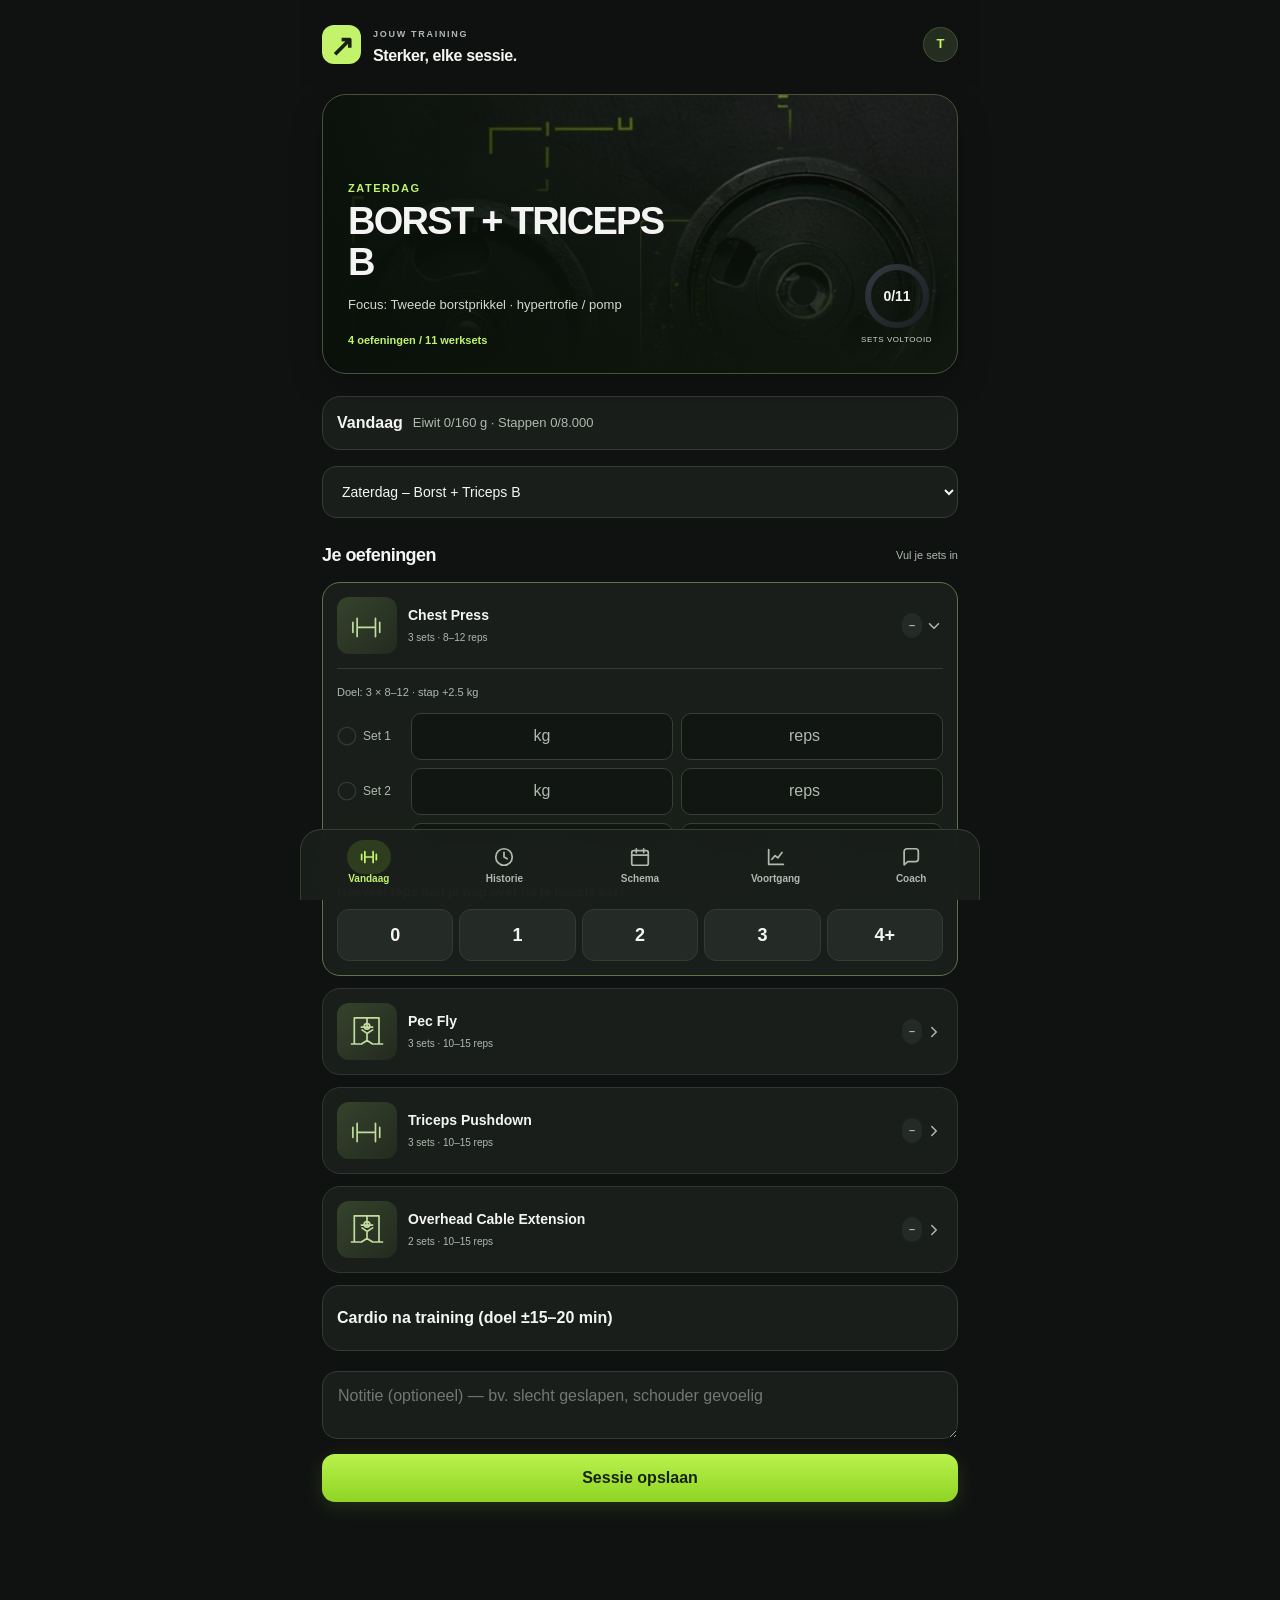
<file: index.html>
<!DOCTYPE html>
<html lang="nl">
<head>
  <meta charset="UTF-8" />
  <!-- viewport-fit=cover lets the app paint into the notch/home-indicator
       areas; css/style.css pads content back with env(safe-area-inset-*). -->
  <meta name="viewport" content="width=device-width, initial-scale=1.0, viewport-fit=cover" />
  <meta name="theme-color" content="#1a1d23" />
  <meta name="mobile-web-app-capable" content="yes" />
  <meta name="apple-mobile-web-app-capable" content="yes" />
  <meta name="apple-mobile-web-app-status-bar-style" content="black-translucent" />
  <meta name="apple-mobile-web-app-title" content="Training" />
  <title>Trainingsschema</title>
  <link rel="manifest" href="manifest.json" />
  <link rel="icon" href="icons/icon.svg" type="image/svg+xml" />
  <!-- iOS ignores SVG here, so the home-screen icon must be a PNG. -->
  <link rel="apple-touch-icon" href="icons/icon-180.png" />
  <link rel="stylesheet" href="css/style.css" />
  <link rel="stylesheet" href="css/visual-refresh.css" />
</head>
<body>
  <header class="app-header">
    <div class="brand-lockup"><span class="brand-symbol" aria-hidden="true">↗</span><div><span class="brand-eyebrow">JOUW TRAINING</span><h1>Sterker, elke sessie.</h1></div></div><span class="brand-badge" aria-hidden="true">T</span>
  </header>

  <main id="content"></main>

  <nav class="app-nav" aria-label="Hoofdnavigatie">
    <div class="nav-indicator" aria-hidden="true"></div>
    <button id="nav-today" class="nav-btn active">
      <svg class="nav-icon" viewBox="0 0 24 24" aria-hidden="true">
        <path d="M4 9v6M20 9v6M7.5 6v12M16.5 6v12M7.5 12h9" />
      </svg>
      <span>Vandaag</span>
    </button>
    <button id="nav-history" class="nav-btn">
      <svg class="nav-icon" viewBox="0 0 24 24" aria-hidden="true">
        <circle cx="12" cy="12" r="9" />
        <path d="M12 7v5l3.5 2" />
      </svg>
      <span>Historie</span>
    </button>
    <button id="nav-schema" class="nav-btn">
      <svg class="nav-icon" viewBox="0 0 24 24" aria-hidden="true">
        <rect x="3" y="5" width="18" height="16" rx="2" />
        <path d="M3 10h18M8 3v4M16 3v4" />
      </svg>
      <span>Schema</span>
    </button>
    <button id="nav-progress" class="nav-btn">
      <svg class="nav-icon" viewBox="0 0 24 24" aria-hidden="true">
        <path d="M4 4v16h16" />
        <path d="M7.5 14.5l3.5-4 3 2.5 4.5-6" />
      </svg>
      <span>Voortgang</span>
    </button>
    <button id="nav-chat" class="nav-btn">
      <svg class="nav-icon" viewBox="0 0 24 24" aria-hidden="true">
        <path d="M20 14a3 3 0 0 1-3 3H8.5L4.5 20.5V6a3 3 0 0 1 3-3h9.5a3 3 0 0 1 3 3z" />
      </svg>
      <span>Coach</span>
    </button>
  </nav>

  <script type="module" src="js/app.js"></script>
</body>
</html>
</file>
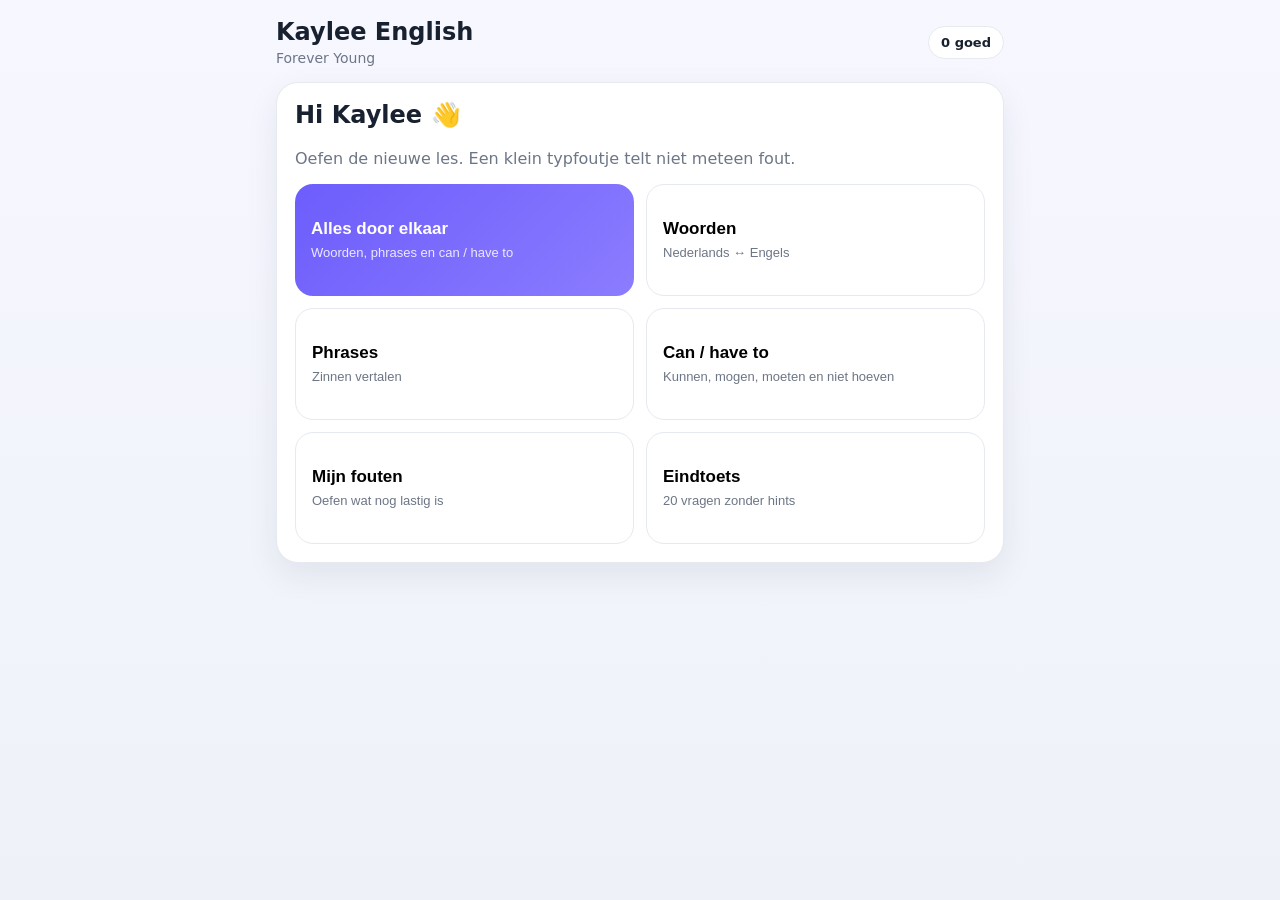
<file: kaylee-engels/index.html>
<!doctype html>
<html lang="nl">
<head>
<meta charset="utf-8">
<meta name="viewport" content="width=device-width,initial-scale=1,viewport-fit=cover">
<meta name="theme-color" content="#6d5dfc">
<title>Kaylee English - Forever Young</title>
<style>
:root{--ink:#18212f;--muted:#6d7686;--brand:#6d5dfc;--brand2:#8b7cff;--good:#18864b;--bad:#c53b4a;--line:#e6e9f0;--soft:#f0efff}
*{box-sizing:border-box}
body{margin:0;font-family:Inter,system-ui,-apple-system,Segoe UI,Roboto,Arial,sans-serif;background:linear-gradient(180deg,#f7f7ff,#eef2f8);color:var(--ink);min-height:100vh}
.app{max-width:760px;margin:0 auto;padding:18px 16px 40px}
.top{display:flex;justify-content:space-between;align-items:center;gap:12px;margin-bottom:16px}
h1{font-size:24px;margin:0 0 4px}.sub{margin:0;color:var(--muted);font-size:14px}
.pill{background:#fff;border:1px solid var(--line);padding:8px 12px;border-radius:999px;font-weight:700;font-size:13px}
.card{background:#fff;border:1px solid var(--line);border-radius:22px;box-shadow:0 12px 32px rgba(28,38,58,.08);padding:18px}
.grid{display:grid;grid-template-columns:1fr 1fr;gap:12px}
.mode{border:1px solid var(--line);border-radius:18px;padding:16px;background:#fff;text-align:left;cursor:pointer;min-height:112px}
.mode strong{display:block;font-size:17px;margin-bottom:6px}.mode span{font-size:13px;color:var(--muted)}
.mode.primary{background:linear-gradient(135deg,var(--brand),var(--brand2));color:#fff;border:none}.mode.primary span{color:#ece9ff}
.progress-head{display:flex;justify-content:space-between;color:var(--muted);font-size:13px;margin-bottom:8px}.bar{height:10px;background:#eceef4;border-radius:999px;overflow:hidden;margin-bottom:18px}.bar>div{height:100%;background:linear-gradient(90deg,var(--brand),#9a8cff);width:0%}
.qtype{display:inline-block;background:var(--soft);color:#5144d7;border-radius:999px;padding:6px 10px;font-size:12px;font-weight:800;margin-bottom:12px}
.question{font-size:23px;font-weight:800;line-height:1.3;margin:4px 0 14px}.hint{font-size:14px;color:var(--muted);margin-bottom:14px}
input{width:100%;font-size:18px;padding:15px 16px;border-radius:14px;border:1.5px solid #ccd2dc;outline:none}
input:focus{border-color:var(--brand);box-shadow:0 0 0 4px rgba(109,93,252,.12)}
.actions{display:flex;gap:10px;margin-top:14px}.btn{flex:1;border:0;border-radius:14px;padding:14px 16px;font-weight:800;font-size:15px;cursor:pointer}.primarybtn{background:var(--brand);color:#fff}.secondary{background:#eef0f5;color:#283243}
.feedback{margin-top:14px;border-radius:14px;padding:12px 14px;font-weight:700;display:none}.feedback.good{display:block;background:#e9f7ef;color:var(--good)}.feedback.bad{display:block;background:#fdecef;color:var(--bad)}
.score{font-size:52px;font-weight:900;text-align:center;margin:8px 0}.center{text-align:center}.muted{color:var(--muted)}.errors{margin-top:18px}.item{padding:10px 0;border-bottom:1px solid var(--line);font-size:14px}.small{font-size:12px;color:var(--muted)}
@media(max-width:560px){.grid{grid-template-columns:1fr}.question{font-size:21px}}
</style>
</head>
<body>
<div class="app">
  <div class="top">
    <div><h1>Kaylee English</h1><p class="sub">Forever Young</p></div>
    <div class="pill" id="scorePill">0 goed</div>
  </div>

  <section id="home" class="card">
    <h2 style="margin-top:0">Hi Kaylee 👋</h2>
    <p class="muted">Oefen de nieuwe les. Een klein typfoutje telt niet meteen fout.</p>
    <div class="grid">
      <button class="mode primary" onclick="start('mixed')"><strong>Alles door elkaar</strong><span>Woorden, phrases en can / have to</span></button>
      <button class="mode" onclick="start('words')"><strong>Woorden</strong><span>Nederlands ↔ Engels</span></button>
      <button class="mode" onclick="start('phrases')"><strong>Phrases</strong><span>Zinnen vertalen</span></button>
      <button class="mode" onclick="start('grammar')"><strong>Can / have to</strong><span>Kunnen, mogen, moeten en niet hoeven</span></button>
      <button class="mode" onclick="start('mistakes')"><strong>Mijn fouten</strong><span>Oefen wat nog lastig is</span></button>
      <button class="mode" onclick="start('test')"><strong>Eindtoets</strong><span>20 vragen zonder hints</span></button>
    </div>
  </section>

  <section id="quiz" class="card" style="display:none">
    <div class="progress-head"><span id="count"></span><span id="scoreNow"></span></div>
    <div class="bar"><div id="bar"></div></div>
    <div id="qtype" class="qtype"></div>
    <div id="question" class="question"></div>
    <div id="hint" class="hint"></div>
    <input id="answer" autocomplete="off" autocapitalize="none" spellcheck="false" placeholder="Typ je antwoord…">
    <div id="feedback" class="feedback"></div>
    <div class="actions">
      <button class="btn secondary" onclick="goHome()">Stoppen</button>
      <button id="checkBtn" class="btn primarybtn" onclick="check()">Controleren</button>
      <button id="nextBtn" class="btn primarybtn" onclick="next()" style="display:none">Volgende</button>
    </div>
  </section>

  <section id="done" class="card" style="display:none">
    <div class="qtype">Klaar!</div>
    <div class="score" id="finalScore">0%</div>
    <h2 class="center" id="finalTitle">Goed gedaan!</h2>
    <p class="muted center" id="finalText"></p>
    <div id="errorList" class="errors"></div>
    <div class="actions">
      <button class="btn secondary" onclick="goHome()">Terug</button>
      <button class="btn primarybtn" onclick="start('mistakes')">Oefen mijn fouten</button>
    </div>
  </section>
</div>

<script>
const WORDS=[
['forever','voor altijd'],['young','jong'],['old','oud'],['healthier','gezonder'],['fitter','fitter'],
['fear','angst'],['job','baan'],['drive a car','autorijden'],['time to play','tijd om te spelen'],
['do nothing','niets doen'],['change','veranderen'],['fizzy drink','frisdrank'],['look forward to','uitkijken naar'],
['decide','besluiten'],['chore','klusje'],['stay up late','laat opblijven'],['go on holiday alone','alleen op vakantie gaan'],
['listen to your parents','naar je ouders luisteren'],['take care of everything','overal voor zorgen'],
['live on my own','op mezelf wonen'],['earn money','geld verdienen'],['make choices','keuzes maken'],['pay the bills','de rekeningen betalen']
];

const PHRASES=[
['What do you like about being young?','Wat vind je leuk aan jong zijn?'],
["It's nice being young because you have a lot of free time.",'Het is leuk om jong te zijn, omdat je dan veel vrije tijd hebt.'],
["What don't you like about being young?",'Wat vind je niet leuk aan jong zijn?'],
['What is your ideal age?','Wat is jouw ideale leeftijd?'],
['My ideal age is 24 years old.','Mijn ideale leeftijd is 24.']
];

const GRAMMAR=[
{q:'Ik mag buitenspelen. → I ___ play outside.',a:'can',alts:[],h:'Can = iets kunnen of mogen.'},
{q:'Je mag niet eten wat je lekker vindt. → You ___ eat what you like.',a:"can't",alts:['cannot'],h:"Can't = niet mogen of niet kunnen."},
{q:'Ik moet mijn huiswerk doen. → I ___ do my homework.',a:'have to',alts:[],h:'Have to = moeten.'},
{q:'Je hoeft geen eten te koken. → You ___ cook dinner.',a:"don't have to",alts:['do not have to'],h:"Don't have to = niet hoeven."},
{q:'Wat betekent “have to”?',a:'moeten',alts:['moet'],h:''},
{q:'Wat betekent “can”?',a:'kunnen',alts:['mogen','kan','mag'],h:''},
{q:'Wat betekent “don’t have to”?',a:'niet hoeven',alts:['hoeft niet'],h:''},
{q:'Wat betekent “can’t”?',a:'niet mogen',alts:['niet kunnen','mag niet','kan niet'],h:''}
];

let queue=[],current=null,idx=0,correct=0,wrong=[],mode='mixed',awaiting=false;

function norm(s){return s.toLowerCase().trim().replace(/[.,!?]/g,'').replace(/\s+/g,' ').replace(/[’]/g,"'")}
function shuffle(a){return [...a].sort(()=>Math.random()-.5)}
function editDistance(a,b){
 const m=a.length,n=b.length,dp=Array.from({length:m+1},()=>Array(n+1).fill(0));
 for(let i=0;i<=m;i++)dp[i][0]=i;
 for(let j=0;j<=n;j++)dp[0][j]=j;
 for(let i=1;i<=m;i++)for(let j=1;j<=n;j++)dp[i][j]=Math.min(dp[i-1][j]+1,dp[i][j-1]+1,dp[i-1][j-1]+(a[i-1]===b[j-1]?0:1));
 return dp[m][n]
}
function wordQuestions(){
 const q=[];
 WORDS.forEach(([en,nl])=>{
   q.push({type:'Woord',q:'Wat is “'+nl+'” in het Engels?',a:en,alts:[],h:''});
   q.push({type:'Woord',q:'Wat betekent “'+en+'”?',a:nl,alts:[],h:''});
 });
 return q
}
function phraseQuestions(){
 const q=[];
 PHRASES.forEach(([en,nl])=>{
   q.push({type:'Phrase',q:'Vertaal naar het Nederlands:',lead:en,a:nl,alts:[],h:''});
   q.push({type:'Phrase',q:'Vertaal naar het Engels:',lead:nl,a:en,alts:[],h:''});
 });
 return q
}
function grammarQuestions(){return GRAMMAR.map(x=>({type:'Grammar',...x}))}

function start(m){
 mode=m;correct=0;wrong=[];idx=0;awaiting=false;
 let base=[];
 if(m==='words')base=shuffle(wordQuestions()).slice(0,20);
 if(m==='phrases')base=shuffle(phraseQuestions());
 if(m==='grammar')base=shuffle(grammarQuestions());
 if(m==='mixed')base=shuffle([...wordQuestions(),...phraseQuestions(),...grammarQuestions()]).slice(0,25);
 if(m==='test')base=shuffle([...wordQuestions(),...phraseQuestions(),...grammarQuestions()]).slice(0,20).map(x=>({...x,h:''}));
 if(m==='mistakes'){
   const saved=JSON.parse(localStorage.getItem('kaylee_forever_mistakes')||'[]');
   base=saved.length?saved:shuffle([...wordQuestions(),...grammarQuestions()]).slice(0,10)
 }
 queue=base;
 document.getElementById('home').style.display='none';
 document.getElementById('done').style.display='none';
 document.getElementById('quiz').style.display='block';
 render()
}

function render(){
 if(idx>=queue.length){finish();return}
 current=queue[idx];awaiting=false;
 document.getElementById('qtype').textContent=current.type;
 document.getElementById('question').innerHTML=current.lead?current.q+'<br><span style="font-size:19px;font-weight:700;color:#5144d7">'+current.lead+'</span>':current.q;
 document.getElementById('hint').textContent=mode==='test'?'':(current.h||'');
 const a=document.getElementById('answer');a.value='';a.disabled=false;
 const fb=document.getElementById('feedback');fb.className='feedback';fb.textContent='';
 document.getElementById('checkBtn').style.display='block';
 document.getElementById('nextBtn').style.display='none';
 document.getElementById('count').textContent=(idx+1)+' / '+queue.length;
 document.getElementById('scoreNow').textContent=correct+' goed';
 document.getElementById('bar').style.width=((idx/queue.length)*100)+'%';
 setTimeout(()=>a.focus(),100)
}

function check(){
 if(awaiting)return;
 const val=norm(document.getElementById('answer').value);
 if(!val)return;
 const accepted=[current.a,...(current.alts||[])].map(norm);
 const ok=accepted.includes(val);
 const best=Math.min(...accepted.map(a=>editDistance(val,a)));
 const typoClose=!ok && current.type==='Woord' && best===1 && val.length>=4;
 const maxLen=Math.max(val.length,...accepted.map(x=>x.length));
 const phraseClose=!ok && current.type==='Phrase' && best<=Math.max(1,Math.floor(maxLen*0.06));

 awaiting=true;
 document.getElementById('answer').disabled=true;
 document.getElementById('checkBtn').style.display='none';
 document.getElementById('nextBtn').style.display='block';
 const fb=document.getElementById('feedback');

 if(ok){
   correct++;fb.className='feedback good';fb.textContent='Goed! ✓'
 }else if(typoClose||phraseClose){
   correct++;fb.className='feedback good';fb.innerHTML='Bijna helemaal goed ✓ Alleen even opletten met de spelling:<br><strong>'+current.a+'</strong>'
 }else{
   wrong.push(current);fb.className='feedback bad';fb.innerHTML='Nog niet helemaal. Het goede antwoord is:<br><strong>'+current.a+'</strong>';
   if(mode!=='test')queue.push({...current,repeat:true})
 }
 document.getElementById('scoreNow').textContent=correct+' goed';
 document.getElementById('scorePill').textContent=correct+' goed'
}
function next(){idx++;render()}

function finish(){
 document.getElementById('quiz').style.display='none';
 document.getElementById('done').style.display='block';
 const total=Math.max(1,idx),pct=Math.round(correct/total*100);
 document.getElementById('finalScore').textContent=pct+'%';
 document.getElementById('finalTitle').textContent=pct>=85?'Super gedaan!':pct>=65?'Goed bezig!':'Nog even oefenen';
 document.getElementById('finalText').textContent='Je had '+correct+' van de '+total+' vragen goed.';
 const unique=[],seen=new Set();
 wrong.forEach(x=>{const k=x.type+'|'+x.q+'|'+(x.lead||'');if(!seen.has(k)){seen.add(k);unique.push(x)}});
 localStorage.setItem('kaylee_forever_mistakes',JSON.stringify(unique.slice(0,50)));
 document.getElementById('errorList').innerHTML=unique.length
 ?'<h3>Deze nog oefenen</h3>'+unique.slice(0,8).map(x=>'<div class="item"><strong>'+x.q+'</strong><br><span class="small">'+(x.lead?x.lead+' → ':'')+x.a+'</span></div>').join('')
 :'<p class="center">Geen fouten. Netjes!</p>'
}
function goHome(){
 document.getElementById('quiz').style.display='none';
 document.getElementById('done').style.display='none';
 document.getElementById('home').style.display='block'
}
document.getElementById('answer').addEventListener('keydown',e=>{if(e.key==='Enter'){awaiting?next():check()}});
</script>
</body>
</html>
</file>
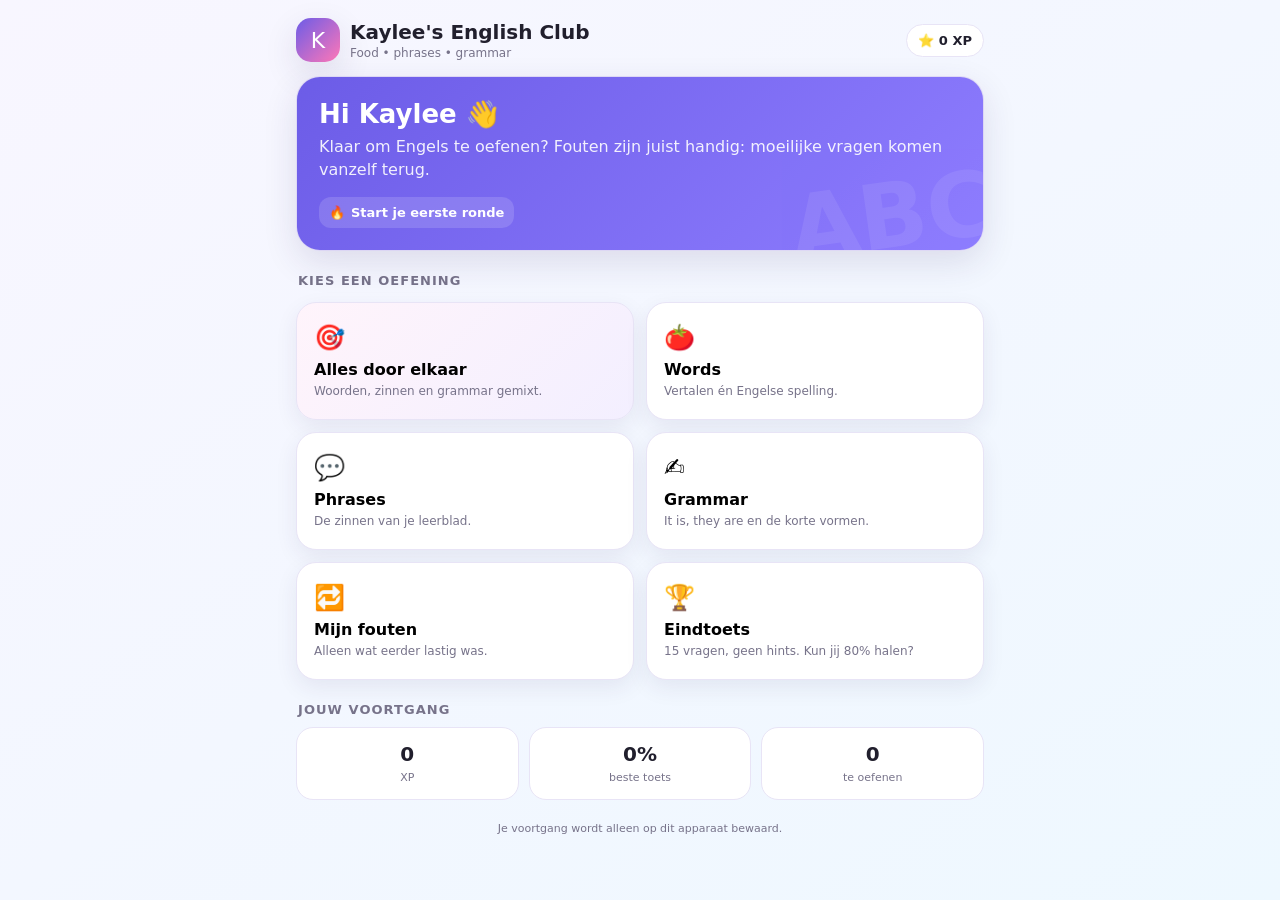
<file: kaylee-english/index.html>
<!doctype html>
<html lang="nl">
<head>
<meta charset="utf-8">
<meta name="viewport" content="width=device-width,initial-scale=1,viewport-fit=cover">
<meta name="theme-color" content="#6c5ce7">
<title>Kaylee's English Club</title>
<style>
:root{--bg:#f7f5ff;--card:#fff;--ink:#211f2d;--muted:#77738a;--primary:#6c5ce7;--primary2:#8e7dff;--ok:#19a974;--bad:#df4d62;--line:#e8e4f6;--shadow:0 12px 34px rgba(48,37,91,.12)}
*{box-sizing:border-box}body{margin:0;background:linear-gradient(145deg,#f8f6ff 0%,#eef8ff 100%);color:var(--ink);font-family:Inter,ui-sans-serif,system-ui,-apple-system,BlinkMacSystemFont,"Segoe UI",sans-serif;min-height:100vh}
button,input{font:inherit}.app{max-width:720px;margin:0 auto;padding:18px 16px 40px}.top{display:flex;align-items:center;justify-content:space-between;gap:12px;margin-bottom:14px}.brand{display:flex;align-items:center;gap:10px}.logo{width:44px;height:44px;border-radius:15px;background:linear-gradient(135deg,var(--primary),#ff77b7);display:grid;place-items:center;color:white;font-size:22px;box-shadow:var(--shadow)}h1{font-size:20px;margin:0}.sub{font-size:12px;color:var(--muted);margin-top:2px}.pill{background:white;border:1px solid var(--line);border-radius:999px;padding:8px 11px;font-weight:700;font-size:13px;white-space:nowrap}
.card{background:rgba(255,255,255,.96);border:1px solid rgba(232,228,246,.9);border-radius:24px;box-shadow:var(--shadow);padding:20px}.hero{padding:22px;background:linear-gradient(135deg,#6c5ce7,#8e7dff);color:#fff;overflow:hidden;position:relative}.hero:after{content:"ABC";position:absolute;right:-10px;bottom:-18px;font-size:90px;font-weight:900;opacity:.08;transform:rotate(-8deg)}.hero h2{margin:0 0 6px;font-size:26px}.hero p{margin:0;opacity:.9;line-height:1.45}.streak{display:inline-flex;gap:6px;align-items:center;margin-top:16px;padding:8px 10px;border-radius:12px;background:rgba(255,255,255,.14);font-weight:700;font-size:13px}
.grid{display:grid;grid-template-columns:1fr 1fr;gap:12px;margin-top:14px}.mode{border:0;text-align:left;padding:17px;border-radius:20px;background:#fff;box-shadow:0 8px 22px rgba(48,37,91,.08);border:1px solid var(--line);cursor:pointer;min-height:118px}.mode:active{transform:scale(.98)}.mode .ico{font-size:25px}.mode b{display:block;margin-top:8px;font-size:16px}.mode span{font-size:12px;color:var(--muted);display:block;margin-top:4px;line-height:1.35}.mode.primary{background:linear-gradient(135deg,#fff4fb,#f3efff)}
.sectionTitle{font-size:13px;color:var(--muted);font-weight:800;text-transform:uppercase;letter-spacing:.08em;margin:22px 2px 10px}.stats{display:grid;grid-template-columns:repeat(3,1fr);gap:10px}.stat{background:white;border:1px solid var(--line);border-radius:17px;padding:14px;text-align:center}.stat b{display:block;font-size:20px}.stat span{color:var(--muted);font-size:11px}
.hidden{display:none!important}.quizTop{display:flex;align-items:center;gap:10px;margin-bottom:14px}.back{width:40px;height:40px;border-radius:13px;border:1px solid var(--line);background:white;font-size:20px}.progressWrap{flex:1}.progressText{display:flex;justify-content:space-between;font-size:12px;color:var(--muted);margin-bottom:6px}.bar{height:9px;border-radius:99px;background:#ece9f7;overflow:hidden}.bar>div{height:100%;width:0;background:linear-gradient(90deg,var(--primary),#ff7ab8);border-radius:99px;transition:.3s}
.qtag{display:inline-block;padding:7px 10px;border-radius:999px;background:#f0edff;color:#5b4bcc;font-size:12px;font-weight:800}.question{font-size:25px;font-weight:800;line-height:1.28;margin:18px 0 6px}.hint{color:var(--muted);font-size:13px;margin-bottom:18px}.answer{width:100%;border:2px solid var(--line);border-radius:17px;padding:16px 15px;font-size:18px;outline:none;background:#fff}.answer:focus{border-color:#9d90ef;box-shadow:0 0 0 4px #f0edff}.actions{display:flex;gap:10px;margin-top:12px}.btn{border:0;border-radius:16px;padding:14px 17px;font-weight:800;cursor:pointer}.btnMain{flex:1;background:linear-gradient(135deg,var(--primary),var(--primary2));color:#fff}.btnGhost{background:#f2effb;color:#51496e}.feedback{margin-top:14px;border-radius:18px;padding:14px 15px;font-size:14px;line-height:1.45}.feedback.ok{background:#eaf9f3;color:#117b58}.feedback.bad{background:#fff0f2;color:#a63245}.correct{font-weight:900;font-size:17px;display:block;margin-top:4px}.miniNote{font-size:12px;color:var(--muted);margin-top:10px}
.options{display:grid;gap:10px}.option{padding:14px;border-radius:16px;border:2px solid var(--line);background:#fff;text-align:left;font-weight:700}.option.selected{border-color:var(--primary);background:#f3f0ff}
.finish{text-align:center;padding:28px 20px}.finish .big{font-size:58px}.finish h2{font-size:28px;margin:6px 0}.scoreRing{width:118px;height:118px;border-radius:50%;display:grid;place-items:center;margin:18px auto;background:conic-gradient(var(--primary) var(--p),#ece9f7 0);position:relative}.scoreRing:after{content:"";position:absolute;width:88px;height:88px;background:white;border-radius:50%}.scoreRing b{z-index:1;font-size:24px}.row{display:flex;gap:10px}.row .btn{flex:1}.wrongList{margin-top:16px;text-align:left}.wrongItem{padding:12px 0;border-bottom:1px solid var(--line)}.wrongItem b{display:block}.wrongItem span{font-size:13px;color:var(--muted)}
.footerNote{text-align:center;color:var(--muted);font-size:11px;margin-top:22px}
@media(max-width:430px){.question{font-size:22px}.card{padding:17px}.grid{gap:9px}.mode{padding:14px;min-height:112px}.hero h2{font-size:23px}}
</style>
</head>
<body>
<div class="app">
  <section id="home">
    <div class="top">
      <div class="brand"><div class="logo">K</div><div><h1>Kaylee's English Club</h1><div class="sub">Food • phrases • grammar</div></div></div>
      <div class="pill" id="homeScore">⭐ 0 XP</div>
    </div>

    <div class="card hero">
      <h2>Hi Kaylee 👋</h2>
      <p>Klaar om Engels te oefenen? Fouten zijn juist handig: moeilijke vragen komen vanzelf terug.</p>
      <div class="streak">🔥 <span id="streakText">Start je eerste ronde</span></div>
    </div>

    <div class="sectionTitle">Kies een oefening</div>
    <div class="grid">
      <button class="mode primary" onclick="startQuiz('mixed')"><div class="ico">🎯</div><b>Alles door elkaar</b><span>Woorden, zinnen en grammar gemixt.</span></button>
      <button class="mode" onclick="startQuiz('words')"><div class="ico">🍅</div><b>Words</b><span>Vertalen én Engelse spelling.</span></button>
      <button class="mode" onclick="startQuiz('phrases')"><div class="ico">💬</div><b>Phrases</b><span>De zinnen van je leerblad.</span></button>
      <button class="mode" onclick="startQuiz('grammar')"><div class="ico">✍️</div><b>Grammar</b><span>It is, they are en de korte vormen.</span></button>
      <button class="mode" onclick="startQuiz('mistakes')"><div class="ico">🔁</div><b>Mijn fouten</b><span>Alleen wat eerder lastig was.</span></button>
      <button class="mode" onclick="startQuiz('test')"><div class="ico">🏆</div><b>Eindtoets</b><span>15 vragen, geen hints. Kun jij 80% halen?</span></button>
    </div>

    <div class="sectionTitle">Jouw voortgang</div>
    <div class="stats">
      <div class="stat"><b id="statXp">0</b><span>XP</span></div>
      <div class="stat"><b id="statBest">0%</b><span>beste toets</span></div>
      <div class="stat"><b id="statMistakes">0</b><span>te oefenen</span></div>
    </div>
    <div class="footerNote">Je voortgang wordt alleen op dit apparaat bewaard.</div>
  </section>

  <section id="quiz" class="hidden">
    <div class="quizTop">
      <button class="back" onclick="goHome()">‹</button>
      <div class="progressWrap">
        <div class="progressText"><span id="modeLabel"></span><span id="counter"></span></div>
        <div class="bar"><div id="progress"></div></div>
      </div>
    </div>
    <div class="card" id="quizCard">
      <span class="qtag" id="qtag"></span>
      <div class="question" id="question"></div>
      <div class="hint" id="hint"></div>
      <div id="inputArea"></div>
      <div class="actions" id="actions"></div>
      <div id="feedback"></div>
    </div>
  </section>

  <section id="finish" class="hidden">
    <div class="top"><div class="brand"><div class="logo">K</div><div><h1>Ronde klaar</h1><div class="sub">Goed gewerkt</div></div></div></div>
    <div class="card finish">
      <div class="big" id="finishEmoji">🎉</div>
      <h2 id="finishTitle">Nice!</h2>
      <div class="scoreRing" id="scoreRing"><b id="finishScore">0%</b></div>
      <p id="finishText"></p>
      <div class="row">
        <button class="btn btnGhost" onclick="goHome()">Home</button>
        <button class="btn btnMain" id="retryBtn">Nog een ronde</button>
      </div>
      <div class="wrongList" id="wrongList"></div>
    </div>
  </section>
</div>

<script>
const WORDS = [
  ["tomato","tomaat"],["carrot","wortel"],["pepper","paprika"],["lettuce","sla"],
  ["cucumber","komkommer"],["beef","rundvlees"],["chicken","kip"],["cheese","kaas"],
  ["crunchy","knapperig"],["sweet","zoet"],["sour","zuur"],["soft","zacht"],
  ["hard","hard"],["creamy","romig"],["spicy","pittig"],["greasy","vettig"],
  ["smelly","stinkend"],["meatballs","gehaktballetjes"],["mashed potatoes","aardappelpuree"],
  ["boil","koken"],["bake","bakken"],["cut","snijden"],["piece","stukje"]
];

const PHRASES = [
  ["You can fill tacos with beef or chicken.","Je kunt taco's vullen met rundvlees of kip."],
  ["Most pizzas have a crunchy crust.","De meeste pizza's hebben een knapperige korst."],
  ["To make pancakes you need milk, butter and flour.","Om pannenkoeken te maken heb je melk, boter en meel nodig."],
  ["This green salad has lettuce, cucumber and a lemon dressing.","In deze groene salade zit sla, komkommer en een dressing met citroen."],
  ["You can eat it with your hands.","Je kunt het met je handen eten."],
  ["It tastes delicious.","Het smaakt heerlijk."],
  ["It is very healthy.","Het is heel gezond."],
  ["Everyone likes it.","Iedereen vindt het lekker."],
  ["You can eat it with different vegetables.","Je kunt het met verschillende groenten eten."]
];

const GRAMMAR = [
  {q:"___ red and a bit sour.",sub:"Het gaat over 1 ding.",a:["it is","it's"],show:"It is / It's"},
  {q:"___ not hard.",sub:"Het gaat over 1 ding.",a:["it is","it's"],show:"It is / It's"},
  {q:"___ orange and crunchy.",sub:"Het gaat over meerdere dingen.",a:["they are","they're"],show:"They are / They're"},
  {q:"___ not sour.",sub:"Het gaat over meerdere dingen.",a:["they are","they're"],show:"They are / They're"},
  {q:"Maak korter: It is",sub:"Gebruik de korte Engelse vorm.",a:["it's"],show:"It's"},
  {q:"Maak korter: They are",sub:"Gebruik de korte Engelse vorm.",a:["they're"],show:"They're"},
  {q:"Maak korter: It is not",sub:"Zoals op je leerblad.",a:["it's not"],show:"It's not"},
  {q:"Maak korter: They are not",sub:"Zoals op je leerblad.",a:["they're not"],show:"They're not"},
  {q:"Kies: 1 carrot → ___ orange.",sub:"1 ding = ?",a:["it is","it's"],show:"It is / It's"},
  {q:"Kies: carrots → ___ crunchy.",sub:"meerdere dingen = ?",a:["they are","they're"],show:"They are / They're"}
];

const state = {
  mode:"mixed", queue:[], index:0, correct:0, wrong:[], locked:false, selected:null, sessionIds:[]
};

const store = JSON.parse(localStorage.getItem("kayleeEnglishV2") || '{"xp":0,"best":0,"mistakes":{},"rounds":0}');
function save(){ localStorage.setItem("kayleeEnglishV2",JSON.stringify(store)); updateHome(); }
function norm(s){ return (s||"").toLowerCase().trim().replace(/[’‘]/g,"'").replace(/[.,!?]/g,"").replace(/\s+/g," "); }
function shuffle(a){ return [...a].sort(()=>Math.random()-.5); }
function idFor(type,key){ return type+"::"+key; }

function makeWords(){
  const out=[];
  WORDS.forEach(([en,nl],i)=>{
    out.push({id:idFor("w-en",en),type:"word",tag:"Words",q:`Wat is “${nl}” in het Engels?`,hint:"Let goed op de spelling.",answers:[en],show:en});
    out.push({id:idFor("w-nl",en),type:"mc",tag:"Words",q:`Wat betekent “${en}”?`,hint:"Kies het beste antwoord.",answer:nl,show:nl, options:shuffle([nl,...shuffle(WORDS.filter(x=>x[0]!==en).map(x=>x[1])).slice(0,3)])});
  });
  return out;
}
function makePhrases(){
  const out=[];
  PHRASES.forEach(([en,nl])=>{
    out.push({id:idFor("p-en",en),type:"phrase",tag:"Phrases",q:nl,hint:"Schrijf de hele Engelse zin.",answers:[en],show:en});
    out.push({id:idFor("p-nl",en),type:"mc",tag:"Phrases",q:en,hint:"Welke Nederlandse vertaling klopt?",answer:nl,show:nl,options:shuffle([nl,...shuffle(PHRASES.filter(x=>x[0]!==en).map(x=>x[1])).slice(0,3)])});
  });
  return out;
}
function makeGrammar(){
  return GRAMMAR.map((g,i)=>({id:idFor("g",i),type:"grammar",tag:"Grammar",q:g.q,hint:g.sub,answers:g.a,show:g.show}));
}
function bank(){ return [...makeWords(),...makePhrases(),...makeGrammar()]; }

function startQuiz(mode){
  state.mode=mode; state.index=0; state.correct=0; state.wrong=[]; state.locked=false; state.selected=null;
  let b=bank();
  if(mode==="words") b=b.filter(x=>x.tag==="Words");
  if(mode==="phrases") b=b.filter(x=>x.tag==="Phrases");
  if(mode==="grammar") b=b.filter(x=>x.tag==="Grammar");
  if(mode==="mistakes"){
    const ids=Object.keys(store.mistakes||{}).filter(id=>store.mistakes[id]>0);
    b=b.filter(x=>ids.includes(x.id));
    if(!b.length){ alert("Je hebt nog geen fouten om te oefenen. Lekker bezig!"); return; }
  }
  if(mode==="mixed") {
    const w=shuffle(b.filter(x=>x.tag==="Words")).slice(0,10);
    const p=shuffle(b.filter(x=>x.tag==="Phrases")).slice(0,5);
    const g=shuffle(b.filter(x=>x.tag==="Grammar")).slice(0,5);
    b=[...w,...p,...g];
  }
  if(mode==="test"){
    const typed=shuffle(b.filter(x=>x.type!=="mc")).slice(0,12);
    const mc=shuffle(b.filter(x=>x.type==="mc")).slice(0,3);
    b=[...typed,...mc];
  }
  const weighted=[];
  b.forEach(q=>{weighted.push(q); const n=Math.min(store.mistakes?.[q.id]||0,2); if(mode!=="test") for(let i=0;i<n;i++) weighted.push(q);});
  state.queue=shuffle(weighted).slice(0, mode==="test"?15:20);
  state.sessionIds=state.queue.map(x=>x.id);
  show("quiz"); renderQuestion();
}

function renderQuestion(){
  state.locked=false; state.selected=null;
  const q=state.queue[state.index];
  if(!q){ finishQuiz(); return; }
  document.getElementById("modeLabel").textContent=labelFor(state.mode);
  document.getElementById("counter").textContent=(state.index+1)+" / "+state.queue.length;
  document.getElementById("progress").style.width=(state.index/state.queue.length*100)+"%";
  document.getElementById("qtag").textContent=q.tag;
  document.getElementById("question").textContent=q.q;
  document.getElementById("hint").textContent=state.mode==="test"?"Geen hints tijdens de eindtoets.":q.hint;
  document.getElementById("feedback").innerHTML="";
  const area=document.getElementById("inputArea");
  const actions=document.getElementById("actions");
  if(q.type==="mc"){
    area.innerHTML='<div class="options">'+q.options.map((o,i)=>`<button class="option" data-i="${i}" onclick="selectOption(${i})">${esc(o)}</button>`).join("")+'</div>';
    actions.innerHTML='<button class="btn btnMain" onclick="checkAnswer()">Controleer</button>';
  }else{
    area.innerHTML='<input id="answerInput" class="answer" autocomplete="off" autocapitalize="none" spellcheck="false" placeholder="Typ je antwoord…">';
    actions.innerHTML='<button class="btn btnGhost" onclick="reveal()">Weet ik niet</button><button class="btn btnMain" onclick="checkAnswer()">Controleer</button>';
    const inp=document.getElementById("answerInput"); inp.focus(); inp.addEventListener("keydown",e=>{if(e.key==="Enter")checkAnswer();});
  }
}
function selectOption(i){
  if(state.locked)return; state.selected=i;
  document.querySelectorAll(".option").forEach((el,j)=>el.classList.toggle("selected",j===i));
}
function checkAnswer(){
  if(state.locked){ nextQuestion(); return; }
  const q=state.queue[state.index];
  let ok=false, user="";
  if(q.type==="mc"){
    if(state.selected===null)return;
    user=q.options[state.selected]; ok=norm(user)===norm(q.answer);
  }else{
    user=document.getElementById("answerInput").value;
    if(!user.trim())return;
    ok=q.answers.some(a=>norm(a)===norm(user));
  }
  applyResult(ok,q,user);
}
function reveal(){
  if(state.locked)return;
  const q=state.queue[state.index];
  applyResult(false,q,"");
}
function applyResult(ok,q,user){
  state.locked=true;
  if(ok){
    state.correct++; store.xp=(store.xp||0)+10;
    if(store.mistakes?.[q.id]) store.mistakes[q.id]=Math.max(0,store.mistakes[q.id]-1);
    document.getElementById("feedback").innerHTML='<div class="feedback ok"><b>✅ Goed!</b><span class="correct">'+esc(q.show)+'</span></div>';
  }else{
    store.mistakes=store.mistakes||{}; store.mistakes[q.id]=(store.mistakes[q.id]||0)+1;
    state.wrong.push(q);
    document.getElementById("feedback").innerHTML='<div class="feedback bad"><b>Bijna — deze onthouden:</b><span class="correct">'+esc(q.show)+'</span><div class="miniNote">Deze vraag komt later vaker terug.</div></div>';
  }
  save();
  document.getElementById("actions").innerHTML='<button class="btn btnMain" onclick="nextQuestion()">Volgende →</button>';
}
function nextQuestion(){ state.index++; renderQuestion(); }

function finishQuiz(){
  const total=state.queue.length||1, pct=Math.round(state.correct/total*100);
  store.rounds=(store.rounds||0)+1;
  if(state.mode==="test") store.best=Math.max(store.best||0,pct);
  save();
  show("finish");
  document.getElementById("scoreRing").style.setProperty("--p",pct+"%");
  document.getElementById("finishScore").textContent=pct+"%";
  let emoji="🎉",title="Goed gedaan!",txt=`Je had ${state.correct} van de ${total} goed.`;
  if(pct>=90){emoji="🌟";title="Supergoed!";txt+=" Dat zit er echt goed in."}
  else if(pct>=80){emoji="🏆";title="Geslaagd!";txt+=" Mooie score."}
  else if(pct>=60){emoji="💪";title="Lekker bezig!";txt+=" Nog één ronde en je bent er."}
  else{emoji="🧠";title="Dit is precies waarom we oefenen";txt+=" De moeilijke dingen komen terug."}
  document.getElementById("finishEmoji").textContent=emoji;
  document.getElementById("finishTitle").textContent=title;
  document.getElementById("finishText").textContent=txt;
  const unique=[...new Map(state.wrong.map(q=>[q.id,q])).values()].slice(0,6);
  document.getElementById("wrongList").innerHTML=unique.length?'<div class="sectionTitle">Nog even onthouden</div>'+unique.map(q=>`<div class="wrongItem"><b>${esc(q.show)}</b><span>${esc(q.q)}</span></div>`).join(""):"";
  document.getElementById("retryBtn").onclick=()=>startQuiz(state.mode);
}
function labelFor(m){return({mixed:"Alles door elkaar",words:"Words",phrases:"Phrases",grammar:"Grammar",mistakes:"Mijn fouten",test:"Eindtoets"})[m]||m}
function show(id){["home","quiz","finish"].forEach(x=>document.getElementById(x).classList.toggle("hidden",x!==id));window.scrollTo({top:0,behavior:"smooth"});}
function goHome(){show("home");updateHome();}
function updateHome(){
  document.getElementById("homeScore").textContent="⭐ "+(store.xp||0)+" XP";
  document.getElementById("statXp").textContent=store.xp||0;
  document.getElementById("statBest").textContent=(store.best||0)+"%";
  const n=Object.values(store.mistakes||{}).filter(v=>v>0).length;
  document.getElementById("statMistakes").textContent=n;
  document.getElementById("streakText").textContent=(store.rounds||0)?`${store.rounds} ronde${store.rounds===1?"":"s"} geoefend`:"Start je eerste ronde";
}
function esc(s){return String(s).replace(/[&<>"']/g,m=>({"&":"&amp;","<":"&lt;",">":"&gt;",'"':"&quot;","'":"&#039;"}[m]));}
updateHome();
</script>
</body>
</html>
</file>
<file: css/style.css>
:root {
  --bg-page: #0f1115;
  --bg-card: #1a1d23;
  --bg-card-alt: #22262e;
  --text-primary: #f4f4f5;
  --text-secondary: #9ca3af;
  --border: #2a2e37;
  --accent: #a3e635;
  --accent-text: #1a2e05;
  --danger: #ff5c5c;
  --nav-height: 58px;
  /* Notch and home-indicator gutters. Zero on hardware without them, so the
     same rules work in a desktop browser and on a phone. */
  --safe-top: env(safe-area-inset-top, 0px);
  --safe-bottom: env(safe-area-inset-bottom, 0px);

  /* Spacing scale (4/8/12/16/24/32) */
  --space-1: 4px;
  --space-2: 8px;
  --space-3: 12px;
  --space-4: 16px;
  --space-5: 24px;
  --space-6: 32px;

  /* Type scale */
  --font-xs: 12px;
  --font-sm: 13px;
  --font-base: 15px;
  --font-md: 16px;
  --font-lg: 18px;
  --font-xl: 22px;
  --font-2xl: 28px;
  --fw-regular: 400;
  --fw-semibold: 600;
  --fw-bold: 700;

  /* Radius scale */
  --radius-sm: 8px;
  --radius-md: 12px;
  --radius-lg: 16px;
  --radius-full: 999px;

  /* Elevation */
  --shadow-sm: 0 2px 8px rgba(0, 0, 0, 0.35);
  --shadow-md: 0 8px 24px rgba(0, 0, 0, 0.45);

  /* Motion */
  --duration-fast: 120ms;
  --duration-base: 200ms;
  --duration-slow: 320ms;
  --ease-standard: cubic-bezier(0.2, 0, 0, 1);

  /* Focus ring, derived from --accent */
  --focus-ring: 0 0 0 3px rgba(163, 230, 53, 0.35);
}

* {
  box-sizing: border-box;
}

body {
  margin: 0;
  font-family: -apple-system, "Segoe UI", Roboto, sans-serif;
  background: var(--bg-page);
  color: var(--text-primary);
  /* Stops the page rubber-banding past its edges — that bounce is one of the
     clearest "this is a website" tells once the app runs standalone. */
  overscroll-behavior-y: none;
  -webkit-tap-highlight-color: transparent;
  position: relative;
}

/* Faint film-grain over the whole app for a grittier, gym-equipment feel
   (no Google Fonts/CDN texture image used on purpose — the app has to keep
   working the first time it's opened with no signal at the gym). Sits above
   #content but below the sticky header/nav (z-index 10/20) and stays
   click-through. */
body::before {
  content: "";
  position: fixed;
  inset: 0;
  z-index: 1;
  pointer-events: none;
  background-image: url("[data-uri]");
  background-size: 140px 140px;
  mix-blend-mode: overlay;
}

/* Keyboard focus, everywhere. Without this, Chrome's raw orange default
   outline shows on any focused control, clashing with the lime accent used
   for everything else. :focus-visible (not :focus) so it only shows for
   keyboard/assistive-tech focus, never on a plain mouse/touch tap. */
:focus-visible {
  outline: none;
  box-shadow: var(--focus-ring);
}

.app-header {
  position: sticky;
  top: 0;
  z-index: 10;
  /* Dark gradient on top of the photo (not just a flat tint) so the lime
     title and nav stay readable regardless of how light the crop underneath
     gets — a flat rgba wash alone washed out against the brightest plate. */
  background-color: var(--bg-card);
  background-image: linear-gradient(180deg, rgba(15, 17, 21, 0.6), rgba(15, 17, 21, 0.88)), url("../images/header-bg.jpg");
  background-size: cover, cover;
  background-position: center, center 35%;
  background-repeat: no-repeat, no-repeat;
  color: var(--text-primary);
  padding: var(--space-3) var(--space-4);
  /* The status bar is translucent in standalone mode, so the header has to
     reserve its height itself or the title sits under the clock. */
  padding-top: calc(var(--space-3) + var(--safe-top));
  border-bottom: 1px solid var(--border);
}

.app-header h1 {
  margin: 0;
  font-size: var(--font-lg);
  font-weight: var(--fw-bold);
  color: var(--accent);
  letter-spacing: 0.02em;
  text-transform: uppercase;
}

.app-nav {
  position: fixed;
  left: 0;
  right: 0;
  bottom: 0;
  z-index: 20;
  display: flex;
  background: var(--bg-card);
  border-top: 1px solid var(--border);
  padding-bottom: var(--safe-bottom);
}

/* Accent pill behind the active tab's icon. Moves with translateX(), sized
   as one nav-btn's worth of width (100% / 5 tabs) so it lines up regardless
   of viewport width, then centers a fixed-size pill inside that slot via
   flexbox. z-index: -1 keeps it painted behind the (non-positioned) nav-btn
   content instead of on top of the icon it's meant to sit behind. */
.nav-indicator {
  position: absolute;
  top: 6px;
  left: 0;
  width: calc(100% / 5);
  height: 34px;
  display: flex;
  align-items: center;
  justify-content: center;
  pointer-events: none;
  z-index: -1;
  transform: translateX(calc(100% * var(--nav-index, 0)));
}

.nav-indicator::after {
  content: "";
  width: 44px;
  height: 34px;
  border-radius: var(--radius-full);
  background: rgba(163, 230, 53, 0.15);
}

@media (prefers-reduced-motion: no-preference) {
  .nav-indicator {
    transition: transform var(--duration-base) var(--ease-standard);
  }
}

.nav-btn {
  flex: 1;
  display: flex;
  flex-direction: column;
  align-items: center;
  justify-content: center;
  gap: 3px;
  height: var(--nav-height);
  padding: 0 2px;
  border: none;
  background: none;
  font-family: inherit;
  font-size: 11px;
  font-weight: var(--fw-semibold);
  color: var(--text-secondary);
  cursor: pointer;
  transition: color 0.15s ease;
}

.nav-icon {
  width: 24px;
  height: 24px;
  fill: none;
  stroke: currentColor;
  stroke-width: 1.9;
  stroke-linecap: round;
  stroke-linejoin: round;
}

.nav-btn.active {
  color: var(--accent);
}

.nav-btn:active {
  opacity: 0.55;
}

#content {
  padding: var(--space-4);
  max-width: 640px;
  margin: 0 auto;
  padding-bottom: calc(var(--nav-height) + var(--safe-bottom) + var(--space-5));
}

/* Rusttimer tussen sets */

.rest-timer {
  position: fixed;
  left: 0;
  right: 0;
  bottom: calc(var(--nav-height) + var(--safe-bottom));
  z-index: 15;
  background: var(--bg-card-alt);
  border-top: 1px solid var(--border);
}

.rest-timer[hidden] {
  display: none;
}

.rest-timer-progress {
  height: 3px;
  background: var(--border);
}

.rest-timer-fill {
  height: 100%;
  background: var(--accent);
  transition: width 0.25s linear;
}

.rest-timer-row {
  display: flex;
  align-items: center;
  gap: 10px;
  max-width: 640px;
  margin: 0 auto;
  padding: 10px var(--space-4);
}

.rest-timer-label {
  font-size: var(--font-sm);
  font-weight: var(--fw-semibold);
  color: var(--text-secondary);
}

.rest-timer-time {
  flex: 1;
  font-size: var(--font-xl);
  font-weight: var(--fw-bold);
  /* Equal-width digits stop the countdown jittering as numbers change. */
  font-variant-numeric: tabular-nums;
  color: var(--text-primary);
}

.rest-timer.done .rest-timer-time {
  color: var(--accent);
}

.rest-timer-btn {
  margin-left: 0;
}

/* Keeps the last card clear of the timer bar while it's showing. */
body.rest-timer-open #content {
  padding-bottom: calc(var(--nav-height) + var(--safe-bottom) + 92px);
}

h2 {
  margin-top: 0;
}

/* Dashboard strip (Vandaag-tab), above the day picker: date + selected day
   name plus a live "sets done / total" ring, so the tab reads as a summary
   instead of opening straight on a bare <select>. */
.today-hero {
  display: flex;
  align-items: center;
  justify-content: space-between;
  gap: var(--space-3);
  margin-bottom: var(--space-4);
  background: linear-gradient(165deg, #1e2129, #15181d);
  border: 1px solid var(--border);
  border-radius: var(--radius-md);
  padding: var(--space-4);
  box-shadow: var(--shadow-sm), inset 0 1px 0 rgba(255, 255, 255, 0.04);
}

.today-hero-text {
  min-width: 0;
}

.today-hero-date {
  margin: 0 0 2px;
  font-size: var(--font-base);
  color: var(--text-secondary);
  text-transform: capitalize;
}

.today-hero-day {
  margin: 0;
  font-size: var(--font-2xl);
  font-weight: 800;
  color: var(--text-primary);
  letter-spacing: 0.01em;
  text-transform: uppercase;
}

.today-hero-ring {
  flex: none;
  width: 64px;
  height: 64px;
}

.progress-ring-fill {
  stroke: var(--accent);
}

@media (prefers-reduced-motion: no-preference) {
  .progress-ring-fill {
    transition: stroke-dashoffset var(--duration-slow) var(--ease-standard);
  }
}

.progress-ring-label {
  fill: var(--text-primary);
  font-size: 14px;
  font-weight: 800;
  font-variant-numeric: tabular-nums;
}

.day-picker {
  width: 100%;
  padding: var(--space-3);
  font-size: var(--font-md);
  margin-bottom: var(--space-4);
  border-radius: var(--radius-sm);
  border: 1px solid var(--border);
  background: var(--bg-card);
  color: var(--text-primary);
}

/* Dark-theme-consistent calendar icon: the OS-default glyph is plain
   white/dark and clashes with the app's own palette otherwise. */
input[type="date"]::-webkit-calendar-picker-indicator {
  filter: invert(1);
  cursor: pointer;
}

.exercise-block {
  background: linear-gradient(165deg, #1e2129, #15181d);
  border: 1px solid var(--border);
  border-radius: var(--radius-md);
  padding: var(--space-3);
  margin-bottom: var(--space-3);
  box-shadow: var(--shadow-sm), inset 0 1px 0 rgba(255, 255, 255, 0.04);
}

.exercise-header {
  display: flex;
  align-items: center;
  justify-content: space-between;
  gap: var(--space-2);
  width: 100%;
  border: none;
  background: none;
  padding: 0;
  font: inherit;
  color: inherit;
  cursor: pointer;
  text-align: left;
  -webkit-appearance: none;
  appearance: none;
}

.exercise-name {
  font-weight: var(--fw-semibold);
  font-size: var(--font-md);
  color: var(--text-primary);
}

.exercise-header-right {
  display: flex;
  align-items: center;
  gap: 10px;
  flex: none;
}

.exercise-chevron {
  width: 18px;
  height: 18px;
  flex: none;
  fill: none;
  stroke: var(--text-secondary);
  stroke-width: 2;
  stroke-linecap: round;
  stroke-linejoin: round;
  transition: transform var(--duration-base) var(--ease-standard);
}

.exercise-block.expanded .exercise-chevron {
  transform: rotate(90deg);
}

.exercise-body {
  margin-top: var(--space-3);
}

.exercise-block:not(.expanded) .exercise-body {
  display: none;
}

.exercise-meta {
  margin: 0 0 var(--space-2);
  font-size: var(--font-sm);
  color: var(--text-secondary);
}

.chip {
  display: inline-block;
  background: rgba(163, 230, 53, 0.15);
  color: var(--accent);
  font-size: var(--font-sm);
  font-weight: var(--fw-semibold);
  padding: 4px 10px;
  border-radius: var(--radius-full);
  white-space: nowrap;
}

.chip-muted {
  background: var(--bg-card-alt);
  color: var(--text-secondary);
}

.set-row {
  display: grid;
  grid-template-columns: 22px 52px 1fr 1fr;
  gap: var(--space-2);
  align-items: center;
  margin-bottom: var(--space-2);
}

.set-check-icon {
  width: 20px;
  height: 20px;
  flex: none;
}

.set-check-icon .check-bg {
  fill: var(--accent);
  opacity: 0;
  transition: opacity var(--duration-fast) ease;
}

.set-check-icon .check-ring {
  fill: none;
  stroke: var(--border);
  stroke-width: 1.5;
  transition: opacity var(--duration-fast) ease;
}

.set-check-icon .check-mark {
  fill: none;
  stroke: var(--accent-text);
  stroke-width: 2.2;
  stroke-linecap: round;
  stroke-linejoin: round;
  opacity: 0;
  transition: opacity var(--duration-fast) ease;
}

.set-row.done .set-check-icon .check-bg,
.set-row.done .set-check-icon .check-mark {
  opacity: 1;
}

.set-row.done .set-check-icon .check-ring {
  opacity: 0;
}

.set-row input {
  padding: var(--space-3);
  font-size: var(--font-md);
  border-radius: var(--radius-sm);
  border: 1px solid var(--border);
  background: var(--bg-card-alt);
  color: var(--text-primary);
  width: 100%;
}

.set-row input::placeholder {
  color: var(--text-secondary);
}

.btn {
  padding: 14px var(--space-4);
  font-size: var(--font-md);
  font-weight: var(--fw-semibold);
  border-radius: 10px;
  border: none;
  cursor: pointer;
}

.btn-primary {
  background: linear-gradient(180deg, #b9f24c, #8fd424);
  color: var(--accent-text);
  width: 100%;
  margin-top: var(--space-2);
  /* Pill shape sets the primary action apart from the rounded-rectangle
     secondary/small buttons, so it reads as the one clear main action. */
  border-radius: var(--radius-full);
  box-shadow: inset 0 1px 0 rgba(255, 255, 255, 0.35);
}

.btn-secondary {
  background: transparent;
  color: var(--accent);
  border: 1px solid var(--accent);
  width: 100%;
  margin-top: var(--space-2);
}

.btn-small {
  padding: var(--space-2) 10px;
  font-size: var(--font-sm);
  border-radius: 6px;
  background: var(--bg-card-alt);
  color: var(--text-primary);
  border: 1px solid var(--border);
  margin-left: 6px;
}

.btn-danger {
  color: var(--danger);
  border-color: var(--danger);
}

.btn-accent {
  background: var(--accent);
  color: var(--accent-text);
  border-color: var(--accent);
}

/* Press feedback. Only .nav-btn had this before; every other button just sat
   there static on tap, which read as unresponsive on a touchscreen. The
   opacity dip applies regardless of motion preference; the scale — the part
   that actually "moves" — is gated below. */
.btn:active,
.btn-primary:active,
.btn-small:active,
.btn-danger:active,
.btn-accent:active,
.photo-file-input::file-selector-button:active {
  opacity: 0.85;
}

@media (prefers-reduced-motion: no-preference) {
  .btn:active,
  .btn-primary:active,
  .btn-small:active,
  .btn-danger:active,
  .btn-accent:active,
  .photo-file-input::file-selector-button:active {
    transform: scale(0.97);
  }
}

/* Inline formulieren (Schema-tab) */

.inline-form {
  display: flex;
  flex-direction: column;
  gap: var(--space-2);
  width: 100%;
  padding: var(--space-3);
  border: 1px solid var(--accent);
  border-radius: 10px;
  background: var(--bg-card-alt);
}

.inline-form-row {
  display: grid;
  grid-template-columns: 92px 1fr;
  align-items: center;
  gap: var(--space-2);
}

.inline-form-row span {
  font-size: var(--font-sm);
  font-weight: var(--fw-semibold);
  color: var(--text-secondary);
}

.inline-form-input {
  width: 100%;
  padding: 10px;
  /* 16px keeps iOS from zooming the page in when the field takes focus. */
  font-size: var(--font-md);
  font-family: inherit;
  border-radius: var(--radius-sm);
  border: 1px solid var(--border);
  background: var(--bg-card);
  color: var(--text-primary);
}

.inline-form-actions {
  display: flex;
  gap: var(--space-2);
}

.inline-form-actions .btn {
  flex: 1;
  margin-left: 0;
}

.inline-form-error {
  margin: 0;
  font-size: var(--font-sm);
  font-weight: var(--fw-semibold);
  color: var(--danger);
}

.inline-form-error:empty {
  display: none;
}

.exercise-row-editing {
  display: block;
  border-bottom: none;
}

.save-status {
  color: var(--accent);
  font-weight: var(--fw-semibold);
}

.day-card {
  background: var(--bg-card);
  border: 1px solid var(--border);
  border-radius: var(--radius-md);
  padding: var(--space-3);
  margin-bottom: var(--space-3);
  box-shadow: var(--shadow-sm);
}

.day-card-header {
  display: flex;
  align-items: center;
  flex-wrap: wrap;
  gap: var(--space-2);
}

.day-card-header h3 {
  flex: 1 1 100%;
  margin: 0;
  color: var(--text-primary);
}

.exercise-list {
  list-style: none;
  padding: 0;
  margin: var(--space-3) 0;
}

/* Name on its own line with the buttons beneath it: four actions per row
   never fit beside the name at phone width, and letting them wrap
   individually left no two rows aligned. */
.exercise-row {
  display: flex;
  flex-wrap: wrap;
  align-items: center;
  gap: var(--space-2);
  padding: 10px 0;
  border-bottom: 1px solid var(--border);
}

.exercise-row > span {
  flex: 1 1 100%;
}

.row-actions {
  display: flex;
  flex-wrap: wrap;
  gap: 6px;
}

.row-actions .btn-small {
  margin-left: 0;
}

/* Fixed width so the arrows line up column-wise down the list. */
.btn-move {
  width: 34px;
  padding: var(--space-2) 0;
  text-align: center;
}

.btn-move:disabled {
  opacity: 0.3;
}

/* Geschiedenis tab */

.session-list {
  list-style: none;
  padding: 0;
  margin: 0 0 var(--space-5);
}

.session-item {
  background: var(--bg-card);
  border: 1px solid var(--border);
  border-radius: var(--radius-md);
  padding: var(--space-3);
  margin-bottom: var(--space-2);
  box-shadow: var(--shadow-sm);
}

.session-summary {
  font-weight: var(--fw-semibold);
  margin-bottom: 6px;
  color: var(--text-primary);
}

.session-item-header {
  display: flex;
  align-items: center;
  flex-wrap: wrap;
  gap: var(--space-1);
}

.session-item-header .session-summary {
  flex: 1;
  margin-bottom: 0;
}

.session-editor {
  margin-top: 10px;
}

/* Sits on an already-carded session, so it needs the lighter fill to read as
   a nested block rather than blending into the card behind it. */
.session-editor .exercise-block {
  background: var(--bg-card-alt);
}

.session-details {
  list-style: none;
  padding: 0;
  margin: 0;
  color: var(--text-secondary);
  font-size: 14px;
}

.session-details li {
  padding: 2px 0;
}

.progress-list {
  margin-bottom: var(--space-5);
}

.progress-row {
  background: linear-gradient(165deg, #1e2129, #15181d);
  border: 1px solid var(--border);
  border-radius: var(--radius-md);
  padding: var(--space-3);
  margin-bottom: var(--space-2);
  box-shadow: var(--shadow-sm), inset 0 1px 0 rgba(255, 255, 255, 0.04);
}

/* Headline weight/waist cards (Voortgang tab), above everything else. */
.stat-row {
  display: flex;
  gap: var(--space-3);
  margin-bottom: var(--space-4);
}

.stat-card {
  flex: 1;
  min-width: 0;
  background: linear-gradient(165deg, #1e2129, #15181d);
  border: 1px solid var(--border);
  border-radius: var(--radius-md);
  padding: var(--space-3);
  box-shadow: var(--shadow-sm), inset 0 1px 0 rgba(255, 255, 255, 0.04);
}

.stat-card-label {
  margin: 0 0 6px;
  font-size: var(--font-sm);
  color: var(--text-secondary);
}

.stat-card-value {
  margin: 0 0 4px;
  font-size: var(--font-2xl);
  font-weight: 800;
  letter-spacing: 0.01em;
}

.stat-card-unit {
  font-size: var(--font-md);
  font-weight: var(--fw-semibold);
  color: var(--text-secondary);
}

.stat-card-delta {
  margin: 0;
  font-size: var(--font-sm);
  font-weight: var(--fw-semibold);
  color: var(--accent);
}

.progress-label {
  font-weight: var(--fw-semibold);
  margin-bottom: 6px;
  color: var(--text-primary);
}

.progress-sublabel {
  font-size: var(--font-sm);
  color: var(--text-secondary);
  margin-bottom: 6px;
}

.sparkline {
  width: 100%;
  height: 40px;
  display: block;
}

/* Trainingsvolume (Voortgang tab) */

.volume-delta {
  margin: 0 0 var(--space-2);
  font-size: 14px;
  font-weight: var(--fw-semibold);
}

.volume-delta.up {
  color: var(--accent);
}

.volume-delta.down {
  color: var(--text-secondary);
}

.category-breakdown {
  margin-top: var(--space-4);
}

.category-row {
  margin-bottom: 10px;
}

.category-row-label {
  font-size: var(--font-sm);
  color: var(--text-secondary);
  margin-bottom: var(--space-1);
}

.category-bar {
  height: 8px;
  border-radius: 4px;
  background: var(--bg-card-alt);
  overflow: hidden;
}

.category-bar-fill {
  height: 100%;
  border-radius: 4px;
  background: var(--accent);
}

.sparkline polyline {
  stroke: var(--accent);
}

.sparkline-fill-stop-top {
  stop-color: var(--accent);
  stop-opacity: 0.35;
}

.sparkline-fill-stop-bottom {
  stop-color: var(--accent);
  stop-opacity: 0;
}

/* Sync-instellingen */

.sync-settings {
  background: linear-gradient(165deg, #1e2129, #15181d);
  border: 1px solid var(--border);
  border-radius: var(--radius-md);
  padding: var(--space-3);
  margin-top: var(--space-4);
  box-shadow: var(--shadow-sm), inset 0 1px 0 rgba(255, 255, 255, 0.04);
}

.sync-help {
  color: var(--text-secondary);
  font-size: var(--font-sm);
  margin: var(--space-1) 0 var(--space-3);
}

.sync-url-input {
  width: 100%;
  padding: var(--space-3);
  font-size: var(--font-base);
  border-radius: var(--radius-sm);
  border: 1px solid var(--border);
  background: var(--bg-card-alt);
  color: var(--text-primary);
  margin-bottom: var(--space-2);
}

.sync-status {
  margin-top: var(--space-2);
  font-weight: var(--fw-semibold);
  color: var(--accent);
}

.sync-status.warn {
  color: var(--danger);
}

/* Voortgang tab */

.body-log-form,
.photo-form {
  background: linear-gradient(165deg, #1e2129, #15181d);
  border: 1px solid var(--border);
  border-radius: var(--radius-md);
  padding: var(--space-3);
  margin-bottom: var(--space-4);
  display: flex;
  flex-direction: column;
  gap: var(--space-2);
  box-shadow: var(--shadow-sm), inset 0 1px 0 rgba(255, 255, 255, 0.04);
}

.body-log-date,
.body-log-weight,
.body-log-waist,
.body-log-note,
.photo-file-input,
.photo-label-input {
  width: 100%;
  padding: var(--space-3);
  font-size: var(--font-md);
  border-radius: var(--radius-sm);
  border: 1px solid var(--border);
  background: var(--bg-card-alt);
  color: var(--text-primary);
  font-family: inherit;
}

.body-log-note {
  resize: vertical;
  min-height: 60px;
}

/* Unstyled native file input otherwise shows the raw OS-language "Choose
   File" button, which stands out inside an otherwise Dutch, dark-themed
   form. Restyled to match the app's own small buttons. */
.photo-file-input {
  padding: var(--space-2);
}

.photo-file-input::file-selector-button {
  padding: var(--space-2) 10px;
  margin-right: var(--space-2);
  font-family: inherit;
  font-size: var(--font-sm);
  font-weight: var(--fw-semibold);
  border-radius: 6px;
  border: 1px solid var(--accent);
  background: var(--bg-card);
  color: var(--accent);
  cursor: pointer;
}

.trend-section {
  margin-bottom: var(--space-4);
}

.trend-section .progress-label {
  color: var(--text-primary);
}

.trend-rate {
  font-size: var(--font-sm);
  color: var(--text-secondary);
  margin-bottom: 6px;
}

.body-log-list {
  list-style: none;
  padding: 0;
  margin: 0 0 var(--space-5);
}

.body-log-item {
  background: linear-gradient(165deg, #1e2129, #15181d);
  border: 1px solid var(--border);
  border-radius: var(--radius-md);
  padding: var(--space-3);
  margin-bottom: var(--space-2);
}

/* Horizontal filmstrip instead of a fixed grid — reads as a timeline of
   photos to swipe through, and a phone-width screen only ever showed ~2
   grid columns anyway. */
.photo-gallery {
  display: flex;
  gap: var(--space-3);
  overflow-x: auto;
  padding-bottom: var(--space-1);
}

.photo-cell {
  flex: 0 0 128px;
  background: linear-gradient(165deg, #1e2129, #15181d);
  border: 1px solid var(--border);
  border-radius: var(--radius-md);
  padding: var(--space-2);
  text-align: center;
  box-shadow: var(--shadow-sm), inset 0 1px 0 rgba(255, 255, 255, 0.04);
}

.photo-thumb {
  width: 128px;
  height: 160px;
  object-fit: cover;
  border-radius: var(--radius-sm);
  cursor: pointer;
  display: block;
}

.photo-cell.enlarged {
  flex-basis: 240px;
}

.photo-cell.enlarged .photo-thumb {
  width: 240px;
  height: auto;
  object-fit: contain;
}

.photo-cell-label {
  margin-top: 6px;
  font-size: var(--font-sm);
  color: var(--text-secondary);
}

/* AI Coach tab */

.chat-header {
  display: flex;
  align-items: center;
  gap: var(--space-3);
  margin-bottom: var(--space-3);
}

.chat-avatar {
  flex: none;
  width: 40px;
  height: 40px;
  border-radius: var(--radius-full);
  background: rgba(163, 230, 53, 0.15);
  display: flex;
  align-items: center;
  justify-content: center;
}

.chat-avatar svg {
  width: 20px;
  height: 20px;
  fill: none;
  stroke: var(--accent);
  stroke-width: 1.9;
  stroke-linecap: round;
  stroke-linejoin: round;
}

.chat-header-name {
  margin: 0;
  font-weight: 700;
  font-size: var(--font-md);
}

.chat-header-sub {
  margin: 0;
  font-size: var(--font-sm);
  color: var(--text-secondary);
}

.chat-box {
  background: linear-gradient(165deg, #1e2129, #15181d);
  border: 1px solid var(--border);
  border-radius: var(--radius-md);
  padding: var(--space-2);
  margin-bottom: var(--space-3);
  box-shadow: var(--shadow-sm), inset 0 1px 0 rgba(255, 255, 255, 0.04);
}

.chat-messages {
  display: flex;
  flex-direction: column;
  gap: var(--space-2);
  max-height: 55vh;
  overflow-y: auto;
  padding: var(--space-1);
}

.chat-msg {
  max-width: 85%;
  padding: 10px var(--space-3);
  border-radius: var(--radius-md);
  font-size: var(--font-base);
  line-height: 1.4;
  white-space: pre-wrap;
}

.chat-msg-user {
  align-self: flex-end;
  background: var(--accent);
  color: var(--accent-text);
  border-bottom-right-radius: 2px;
}

.chat-msg-assistant {
  align-self: flex-start;
  background: var(--bg-card-alt);
  color: var(--text-primary);
  border-bottom-left-radius: 2px;
}

.chat-msg-error {
  background: transparent;
  color: var(--danger);
  border: 1px solid var(--danger);
}

.quick-chips {
  display: flex;
  gap: 8px;
  overflow-x: auto;
  margin-bottom: var(--space-2);
  padding-bottom: 2px;
}

.quick-chip {
  flex: none;
  background: var(--bg-card-alt);
  border: 1px solid var(--border);
  color: var(--text-primary);
  font-family: inherit;
  font-size: var(--font-sm);
  padding: 8px 12px;
  border-radius: var(--radius-full);
  white-space: nowrap;
  cursor: pointer;
}

.chat-input-form {
  display: flex;
  flex-direction: column;
  gap: var(--space-2);
}

.chat-input-row {
  display: flex;
  align-items: flex-end;
  gap: var(--space-2);
}

.chat-input {
  flex: 1;
  min-width: 0;
  padding: var(--space-3);
  font-size: var(--font-md);
  border-radius: var(--radius-sm);
  border: 1px solid var(--border);
  background: var(--bg-card-alt);
  color: var(--text-primary);
  font-family: inherit;
  resize: vertical;
}

.chat-send-btn {
  flex: none;
  width: 44px;
  height: 44px;
  border: none;
  border-radius: var(--radius-full);
  background: linear-gradient(180deg, #b9f24c, #8fd424);
  box-shadow: inset 0 1px 0 rgba(255, 255, 255, 0.35);
  display: flex;
  align-items: center;
  justify-content: center;
  cursor: pointer;
}

.chat-send-btn:disabled {
  opacity: 0.6;
  cursor: default;
}

.chat-send-icon {
  width: 18px;
  height: 18px;
  fill: none;
  stroke: var(--accent-text);
  stroke-width: 2.2;
  stroke-linecap: round;
  stroke-linejoin: round;
}

.notification-setting {
  margin-top: var(--space-3);
  padding-top: var(--space-3);
  border-top: 1px solid var(--border);
}

.previous-sets {
  margin: 0 0 var(--space-3);
  font-size: var(--font-sm);
  color: var(--text-secondary);
  font-variant-numeric: tabular-nums;
}

.session-note-input {
  width: 100%;
  padding: var(--space-3);
  font-size: var(--font-md);
  font-family: inherit;
  border-radius: var(--radius-sm);
  border: 1px solid var(--border);
  background: var(--bg-card-alt);
  color: var(--text-primary);
  resize: vertical;
  margin-top: var(--space-2);
}

.session-note {
  margin: var(--space-2) 0 0;
  padding-left: 10px;
  border-left: 2px solid var(--border);
  font-size: var(--font-sm);
  font-style: italic;
  color: var(--text-secondary);
}

/* Nieuwe-versie-melding */

.update-banner {
  position: fixed;
  top: 0;
  left: 0;
  right: 0;
  /* Above the sticky header, which it deliberately covers: an update notice
     that scrolls away with the content gets missed. */
  z-index: 40;
  display: flex;
  align-items: center;
  gap: var(--space-2);
  padding: 10px var(--space-4);
  padding-top: calc(10px + var(--safe-top));
  background: var(--bg-card-alt);
  border-bottom: 1px solid var(--accent);
}

.update-banner span {
  flex: 1;
  font-size: 14px;
  font-weight: var(--fw-semibold);
}

.update-banner .btn-small {
  margin-left: 0;
}

.draft-notice {
  display: flex;
  align-items: center;
  gap: var(--space-2);
  margin-bottom: var(--space-3);
  padding: 10px var(--space-3);
  border: 1px solid var(--accent);
  border-radius: 10px;
  background: var(--bg-card-alt);
}

.draft-notice span {
  flex: 1;
  font-size: var(--font-sm);
  font-weight: var(--fw-semibold);
}

.draft-notice .btn-small {
  margin-left: 0;
}

.session-editor .inline-form-row {
  margin-bottom: 10px;
}

/* Tab-switch cross-fade. Guarded so the browsers that don't support the View
   Transitions API simply never define these pseudo-elements — no fallback
   branch needed here, since document.startViewTransition itself is
   feature-detected in js/app.js before it's ever called. */
@media (prefers-reduced-motion: no-preference) {
  ::view-transition-old(root),
  ::view-transition-new(root) {
    animation-duration: var(--duration-base);
    animation-timing-function: var(--ease-standard);
  }

  ::view-transition-old(root) {
    animation-name: view-transition-fade-out;
  }

  ::view-transition-new(root) {
    animation-name: view-transition-fade-in;
  }

  @keyframes view-transition-fade-out {
    from {
      opacity: 1;
      transform: translateY(0);
    }
    to {
      opacity: 0;
      transform: translateY(-6px);
    }
  }

  @keyframes view-transition-fade-in {
    from {
      opacity: 0;
      transform: translateY(6px);
    }
    to {
      opacity: 1;
      transform: translateY(0);
    }
  }
}

/* Custom confirm dialog (js/ui-dialog.js), replacing window.confirm(). Built
   as a bottom sheet on mobile — sliding up from the tab bar reads as native,
   where a centered modal would feel like a desktop leftover. */
.ui-dialog {
  position: fixed;
  left: 0;
  right: 0;
  bottom: 0;
  margin: 0;
  width: 100%;
  max-width: 640px;
  margin-inline: auto;
  padding: var(--space-5) var(--space-4) calc(var(--space-5) + var(--safe-bottom));
  border: none;
  border-top: 1px solid var(--border);
  border-radius: var(--radius-lg) var(--radius-lg) 0 0;
  background: var(--bg-card);
  color: var(--text-primary);
  box-shadow: var(--shadow-md);
}

.ui-dialog::backdrop {
  background: rgba(0, 0, 0, 0.55);
}

.ui-dialog-title {
  margin: 0 0 var(--space-2);
  font-size: var(--font-lg);
  font-weight: var(--fw-bold);
}

.ui-dialog-body {
  margin: 0 0 var(--space-4);
  font-size: var(--font-base);
  color: var(--text-secondary);
}

/* Stacked in DOM order — cancel (the default-focused, safe action) first,
   confirm below it — so the visual order matches tab order and there's no
   mismatch between what's focused and what's on top. */
.ui-dialog-actions {
  display: flex;
  flex-direction: column;
  gap: var(--space-2);
}

.ui-dialog-actions .btn {
  margin-top: 0;
}

.ui-dialog-confirm-danger {
  background: var(--danger);
  color: var(--bg-page);
}

@media (prefers-reduced-motion: no-preference) {
  .ui-dialog {
    animation: ui-dialog-slide-up var(--duration-base) var(--ease-standard);
  }

  .ui-dialog::backdrop {
    animation: ui-dialog-backdrop-fade var(--duration-base) var(--ease-standard);
  }

  @keyframes ui-dialog-slide-up {
    from {
      transform: translateY(100%);
    }
    to {
      transform: translateY(0);
    }
  }

  @keyframes ui-dialog-backdrop-fade {
    from {
      opacity: 0;
    }
    to {
      opacity: 1;
    }
  }
}

/* Toast/snackbar (js/ui-toast.js). Positioned like .rest-timer, just above
   the tab bar — an additive visual confirmation layered on top of the
   existing inline .save-status text, not a replacement for it. */
.ui-toast {
  position: fixed;
  left: var(--space-4);
  right: var(--space-4);
  bottom: calc(var(--nav-height) + var(--safe-bottom) + var(--space-3));
  z-index: 50;
  max-width: 560px;
  margin-inline: auto;
  padding: var(--space-3) var(--space-4);
  border-radius: var(--radius-md);
  background: var(--bg-card-alt);
  border: 1px solid var(--border);
  color: var(--text-primary);
  font-size: var(--font-sm);
  font-weight: var(--fw-semibold);
  box-shadow: var(--shadow-md);
  text-align: center;
  pointer-events: none;
  opacity: 0;
  transform: translateY(8px);
  transition: opacity var(--duration-base) var(--ease-standard),
    transform var(--duration-base) var(--ease-standard);
}

.ui-toast.visible {
  opacity: 1;
  transform: translateY(0);
}

@media (prefers-reduced-motion: reduce) {
  .ui-toast {
    transition: opacity var(--duration-fast) linear;
    transform: none;
  }
}

/* --- RIR, advies en cardio (Vandaag) ------------------------------------ */

.chip-up {
  background: rgba(163, 230, 53, 0.28);
}

.chip-warn {
  background: rgba(255, 176, 32, 0.18);
  color: #ffb020;
}

.advice-box {
  margin: 0 0 var(--space-3);
  padding: 10px 12px;
  border-radius: var(--radius-sm);
  border-left: 3px solid var(--text-secondary);
  background: var(--bg-card-alt);
}

.advice-box p {
  margin: 0;
}

.advice-box.advice-up {
  border-left-color: var(--accent);
}

.advice-box.advice-warn {
  border-left-color: #ffb020;
}

.advice-title {
  font-size: var(--font-xs);
  font-weight: var(--fw-semibold);
  color: var(--text-secondary);
}

.advice-main {
  font-size: var(--font-md);
  font-weight: var(--fw-bold);
  color: var(--text-primary);
  font-variant-numeric: tabular-nums;
  overflow-wrap: anywhere;
}

.advice-up .advice-main {
  color: var(--accent);
}

.advice-detail {
  font-size: var(--font-xs);
  color: var(--text-secondary);
  margin-top: 2px;
}

.advice-live .advice-box {
  margin: var(--space-3) 0 0;
}

.advice-hint {
  margin: var(--space-2) 0 0;
  font-size: var(--font-sm);
  color: var(--text-secondary);
}

.rir-picker {
  margin-top: var(--space-3);
}

.rir-question {
  margin: 0 0 var(--space-2);
  font-size: var(--font-sm);
  font-weight: var(--fw-semibold);
}

.rir-buttons {
  display: grid;
  grid-template-columns: repeat(5, minmax(0, 1fr));
  gap: 6px;
}

.rir-btn {
  min-height: 52px;
  border-radius: 12px;
  border: 1px solid var(--border);
  background: var(--bg-card-alt);
  color: var(--text-primary);
  font: inherit;
  font-size: var(--font-lg);
  font-weight: var(--fw-bold);
  font-variant-numeric: tabular-nums;
  cursor: pointer;
  touch-action: manipulation;
}

.rir-btn.active {
  background: var(--accent);
  border-color: var(--accent);
  color: var(--accent-text);
}

.cardio-section {
  margin: var(--space-3) 0;
  padding: 12px 14px;
  border: 1px solid var(--border);
  border-radius: var(--radius-md);
  background: var(--bg-card);
}

.cardio-section summary {
  min-height: 40px;
  display: flex;
  align-items: center;
  font-weight: var(--fw-semibold);
  cursor: pointer;
}

.cardio-grid {
  display: grid;
  grid-template-columns: repeat(3, minmax(0, 1fr));
  gap: var(--space-2);
  margin-top: var(--space-2);
}

.cardio-field {
  display: grid;
  gap: 4px;
  font-size: var(--font-xs);
  color: var(--text-secondary);
}

.cardio-field input {
  min-width: 0;
  width: 100%;
  min-height: 47px;
  padding: 10px;
  text-align: center;
  font-size: var(--font-md);
  border-radius: 10px;
  border: 1px solid var(--border);
  background: var(--bg-card-alt);
  color: var(--text-primary);
}

.cardio-same {
  margin: var(--space-3) 0 0;
  width: 100%;
  min-height: 44px;
  white-space: normal;
}

.session-cardio {
  color: var(--accent);
}

.rir-select {
  margin-top: var(--space-2);
  width: 100%;
}

/* --- Voortgang: overzicht en per oefening ------------------------------- */

.overview-heading {
  margin: var(--space-4) 0 var(--space-2);
  font-size: var(--font-xs);
  letter-spacing: 0.12em;
  text-transform: uppercase;
  color: var(--text-secondary);
}

.stat-grid {
  display: grid;
  grid-template-columns: repeat(2, minmax(0, 1fr));
}

.recomp-hint {
  margin: var(--space-2) 0 0;
  padding: 10px 12px;
  border-radius: var(--radius-sm);
  background: rgba(163, 230, 53, 0.1);
  font-size: var(--font-sm);
}

.exercise-progress {
  border: 1px solid var(--border);
  border-radius: var(--radius-md);
  background: var(--bg-card);
  padding: 0 14px;
  margin-bottom: var(--space-2);
}

.exercise-progress summary {
  display: flex;
  align-items: center;
  justify-content: space-between;
  gap: var(--space-2);
  min-height: 52px;
  cursor: pointer;
  list-style: none;
}

.exercise-progress summary::-webkit-details-marker {
  display: none;
}

.exercise-progress-name {
  font-weight: var(--fw-semibold);
  min-width: 0;
  overflow-wrap: anywhere;
}

.exercise-progress[open] {
  padding-bottom: 12px;
}

.exercise-progress-line {
  margin: 0 0 4px;
  font-size: var(--font-sm);
  color: var(--text-secondary);
  font-variant-numeric: tabular-nums;
  overflow-wrap: anywhere;
}

/* --- Spierkaart -------------------------------------------------------- */

.body-map {
  display: block;
  width: 100%;
  max-width: 360px;
  height: auto;
  margin: var(--space-2) auto 0;
}

.body-map .bm-base {
  fill: #232823;
}

.body-map .bm-muscle,
.body-map .bm-base {
  stroke: #101211;
  stroke-width: 2.5;
}

.bm-0 { fill: #343b35; }
.bm-1 { fill: #4a5e2c; }
.bm-2 { fill: #6f9431; }
.bm-3 { fill: #97c83f; }
.bm-4 { fill: var(--accent); }

.bm-caption {
  fill: var(--text-secondary);
  font-size: 40px;
  letter-spacing: 0.08em;
}

.bm-legend {
  display: flex;
  align-items: center;
  justify-content: center;
  gap: 4px;
  margin: var(--space-2) 0;
  font-size: var(--font-xs);
  color: var(--text-secondary);
}

.bm-legend span:first-child { margin-right: 4px; }
.bm-legend span:last-child { margin-left: 4px; }

.bm-swatch {
  width: 18px;
  height: 10px;
  border-radius: 3px;
  background: currentColor;
}

.bm-swatch.bm-1 { background: #4a5e2c; }
.bm-swatch.bm-2 { background: #6f9431; }
.bm-swatch.bm-3 { background: #97c83f; }
.bm-swatch.bm-4 { background: var(--accent); }

.segmented {
  display: grid;
  grid-template-columns: 1fr 1fr;
  gap: 4px;
  padding: 4px;
  border-radius: 12px;
  background: var(--bg-card);
  border: 1px solid var(--border);
}

.segmented button {
  min-height: 44px;
  border: none;
  border-radius: 9px;
  background: none;
  color: var(--text-secondary);
  font: inherit;
  font-size: var(--font-sm);
  font-weight: var(--fw-semibold);
  cursor: pointer;
}

.segmented button.active {
  background: var(--bg-card-alt);
  color: var(--text-primary);
}

.muscle-list {
  display: grid;
  gap: 2px;
}

.muscle-row {
  display: grid;
  grid-template-columns: minmax(0, 1fr) auto auto;
  align-items: center;
  gap: var(--space-2);
  min-height: 40px;
  padding: 6px 10px;
  border-radius: var(--radius-sm);
  background: var(--bg-card);
  font-size: var(--font-sm);
}

.muscle-row-name {
  min-width: 0;
  overflow-wrap: anywhere;
}

.muscle-row-value {
  font-variant-numeric: tabular-nums;
  color: var(--text-secondary);
}

.muscle-row-status {
  font-size: var(--font-xs);
  font-weight: var(--fw-semibold);
  padding: 2px 8px;
  border-radius: var(--radius-full);
  background: var(--bg-card-alt);
  color: var(--text-secondary);
  white-space: nowrap;
}

.status-ok .muscle-row-status { background: rgba(163, 230, 53, 0.18); color: var(--accent); }
.status-low .muscle-row-status,
.status-none .muscle-row-status { background: rgba(255, 176, 32, 0.16); color: #ffb020; }
.status-high .muscle-row-status { background: rgba(255, 92, 92, 0.16); color: var(--danger); }

.muscle-picker {
  margin-top: var(--space-2);
}

.inline-form-caption {
  margin: 0 0 6px;
  font-size: var(--font-sm);
  color: var(--text-secondary);
}

.muscle-chips {
  display: flex;
  flex-wrap: wrap;
  gap: 6px;
}

.muscle-chip {
  display: inline-flex;
  align-items: center;
  gap: 6px;
  min-height: 40px;
  padding: 6px 12px;
  border-radius: var(--radius-full);
  border: 1px solid var(--border);
  background: var(--bg-card-alt);
  color: var(--text-secondary);
  font: inherit;
  font-size: var(--font-sm);
  cursor: pointer;
}

.muscle-chip[data-state="primary"] {
  background: var(--accent);
  border-color: var(--accent);
  color: var(--accent-text);
}

.muscle-chip[data-state="secondary"] {
  border-color: var(--accent);
  color: var(--accent);
}

.muscle-chip-role {
  font-size: var(--font-xs);
  font-weight: var(--fw-bold);
}

.muscle-chip-role:empty {
  display: none;
}

/* --- Records ------------------------------------------------------------ */

.workout-summary {
  margin-top: var(--space-4);
}

.records-box {
  padding: 12px 14px;
  margin-bottom: var(--space-3);
  border-radius: var(--radius-md);
  border: 1px solid var(--accent);
  background: rgba(163, 230, 53, 0.08);
}

.records-title {
  margin: 0 0 4px;
  font-weight: var(--fw-bold);
  color: var(--accent);
}

.records-line {
  margin: 0 0 4px;
  font-size: var(--font-sm);
  overflow-wrap: anywhere;
}

/* --- Eiwit & stappen ---------------------------------------------------- */

.daily-card {
  margin: 0 0 var(--space-4);
  padding: 0 14px;
  border: 1px solid var(--border);
  border-radius: var(--radius-md);
  background: var(--bg-card);
}

.daily-card summary {
  display: flex;
  flex-wrap: wrap;
  align-items: center;
  gap: 4px 10px;
  min-height: 52px;
  padding: 8px 0;
  cursor: pointer;
  list-style: none;
}

.daily-card summary::-webkit-details-marker {
  display: none;
}

.daily-card-title {
  font-weight: var(--fw-semibold);
}

.daily-card-values {
  font-size: var(--font-sm);
  color: var(--text-secondary);
  font-variant-numeric: tabular-nums;
}

.daily-card[open] {
  padding-bottom: 14px;
}

.daily-row {
  padding-top: var(--space-3);
  border-top: 1px solid var(--border);
  margin-top: var(--space-2);
}

.daily-label {
  margin: 0 0 6px;
  font-size: var(--font-sm);
  font-weight: var(--fw-semibold);
}

.daily-quick {
  display: grid;
  grid-template-columns: repeat(4, minmax(0, 1fr));
  gap: 6px;
  margin: var(--space-2) 0;
}

.daily-quick-btn {
  min-height: 48px;
  border-radius: 12px;
  border: 1px solid var(--border);
  background: var(--bg-card-alt);
  color: var(--text-primary);
  font: inherit;
  font-weight: var(--fw-bold);
  cursor: pointer;
  touch-action: manipulation;
}

.daily-field {
  display: grid;
  grid-template-columns: minmax(0, 1fr) 120px;
  align-items: center;
  gap: var(--space-2);
  font-size: var(--font-sm);
  color: var(--text-secondary);
  margin-bottom: var(--space-2);
}

.daily-input {
  min-width: 0;
  min-height: 46px;
  padding: 10px;
  text-align: center;
  font-size: var(--font-md);
  border-radius: 10px;
  border: 1px solid var(--border);
  background: var(--bg-card-alt);
  color: var(--text-primary);
}

.daily-bar {
  height: 8px;
  border-radius: var(--radius-full);
  background: var(--bg-card-alt);
  overflow: hidden;
}

.daily-bar-fill {
  height: 100%;
  width: 0;
  background: #97c83f;
  transition: width var(--duration-base) var(--ease-standard);
}

.daily-bar.done .daily-bar-fill {
  background: var(--accent);
}

.daily-targets {
  margin-top: var(--space-3);
}

/* --- Samsung Health-import ---------------------------------------------- */

.samsung-import {
  margin-top: var(--space-4);
  padding-top: var(--space-3);
  border-top: 1px solid var(--border);
}

.samsung-help summary {
  min-height: 44px;
  display: flex;
  align-items: center;
  font-weight: var(--fw-semibold);
  cursor: pointer;
}

.samsung-help ol,
.samsung-help p {
  font-size: var(--font-sm);
  color: var(--text-secondary);
  padding-left: 18px;
  margin: 0 0 var(--space-2);
}

.samsung-help p {
  padding-left: 0;
}

.samsung-import .btn-secondary {
  width: 100%;
  margin-top: var(--space-2);
}

.samsung-found {
  margin: var(--space-2) 0;
  padding-left: 18px;
  font-size: var(--font-sm);
}

.samsung-option {
  display: flex;
  align-items: center;
  gap: 8px;
  min-height: 44px;
  font-size: var(--font-md);
}

.samsung-option input {
  width: 22px;
  height: 22px;
  accent-color: var(--accent);
}

/* --- Spierkaart: 3 weergaven, gewichtsdoel, deload, machinereeks -------- */

.segmented {
  grid-template-columns: none;
  grid-auto-flow: column;
  grid-auto-columns: 1fr;
}

.sparkline-goal {
  stroke: var(--text-secondary);
  stroke-width: 1.2;
  stroke-dasharray: 4 3;
}

.goal-box {
  margin: var(--space-3) 0 0;
  padding: 12px 14px;
  border: 1px solid var(--border);
  border-radius: var(--radius-md);
  background: var(--bg-card);
}

.goal-box p {
  margin: 0 0 6px;
  font-size: var(--font-sm);
  overflow-wrap: anywhere;
}

.goal-box .goal-main {
  font-size: var(--font-md);
  font-weight: var(--fw-bold);
}

.goal-box .goal-rate,
.goal-box .goal-eta {
  color: var(--text-secondary);
  font-variant-numeric: tabular-nums;
}

.goal-verdict {
  padding: 8px 10px;
  border-radius: var(--radius-sm);
  background: var(--bg-card-alt);
}

.goal-verdict.level-ok { background: rgba(163, 230, 53, 0.12); color: var(--accent); }
.goal-verdict.level-warn { background: rgba(255, 176, 32, 0.14); color: #ffb020; }

.goal-form {
  display: grid;
  grid-template-columns: minmax(0, 1fr) auto;
  gap: var(--space-2);
  margin-top: var(--space-2);
}

.goal-form[hidden] {
  display: none;
}

.goal-box > .btn-small {
  margin: 4px 0 0;
  min-height: 40px;
}

.deload-banner {
  margin: 0 0 var(--space-4);
  padding: 12px 14px;
  border-radius: var(--radius-md);
  border: 1px solid #ffb020;
  background: rgba(255, 176, 32, 0.08);
}

.deload-banner.active {
  border-color: #6fb3ff;
  background: rgba(111, 179, 255, 0.08);
}

.deload-title {
  margin: 0 0 4px;
  font-weight: var(--fw-bold);
}

.deload-body {
  margin: 0 0 var(--space-2);
  font-size: var(--font-sm);
  color: var(--text-secondary);
  overflow-wrap: anywhere;
}

.deload-actions {
  display: flex;
  flex-wrap: wrap;
  gap: var(--space-2);
}

.deload-actions .btn-small {
  margin: 0;
  min-height: 44px;
}

.advice-box.advice-deload {
  border-left-color: #6fb3ff;
}

.weight-stack-input {
  font-family: inherit;
  resize: vertical;
}

/* --- 6-daagse split: weekdag + focus in de hero, rustdag ---------------- */

.today-hero-weekday {
  margin: 0 0 4px;
  font-size: 11px;
  font-weight: 700;
  letter-spacing: 0.14em;
  text-transform: uppercase;
  color: var(--accent);
}

/* visual-refresh.css sets text-transform: none on .today-hero-day; this
   selector is more specific so the day reads "RUG + BICEPS A". */
.today-hero .today-hero-day {
  text-transform: uppercase;
}

.rest-day-card {
  padding: 16px;
  border: 1px solid var(--border);
  border-radius: var(--radius-md);
  background: var(--bg-card);
}

.rest-day-title {
  margin: 0 0 6px;
  font-size: var(--font-lg);
  font-weight: var(--fw-bold);
}

.rest-day-body {
  margin: 0;
  font-size: var(--font-sm);
  color: var(--text-secondary);
}

.day-card-focus {
  display: block;
  margin-top: 2px;
  font-size: var(--font-xs);
  font-weight: var(--fw-regular);
  color: var(--text-secondary);
}

.training-goal-setting .segmented button {
  font-size: var(--font-xs);
}
</file>
<file: css/visual-refresh.css>
/* Shared visual layer. All assets remain available offline. */
:root { --bg-page:#101211; --bg-card:#1a1e1b; --bg-card-alt:#242a25; --border:#333b34; --text-secondary:#afb9af; --accent:#c2f36b; --accent-text:#17220b; --nav-height:70px; --radius-md:18px; --radius-lg:22px; color-scheme:dark; }
body { line-height:1.5; }
body::before { display:none; }
.app-header { display:flex; align-items:center; justify-content:space-between; max-width:680px; margin:auto; padding:calc(20px + var(--safe-top)) 22px 18px; background:#101211f5; border:0; backdrop-filter:blur(16px); }
.brand-lockup { display:flex; gap:12px; align-items:center; }
.brand-symbol { background:var(--accent); color:#17220b; width:39px; height:39px; border-radius:12px; display:grid; place-items:center; font-size:29px; font-weight:800; }
.brand-eyebrow { color:var(--text-secondary); font-size:9px; font-weight:700; letter-spacing:.19em; }
.app-header h1 { font-size:16px; color:#f5f6f1; letter-spacing:-.025em; text-transform:none; }
.brand-badge { width:35px; height:35px; border:1px solid #43503b; background:#242d20; color:var(--accent); border-radius:50%; display:grid; place-items:center; font-size:13px; font-weight:700; }
#content { max-width:680px; padding:8px 22px calc(var(--nav-height) + var(--safe-bottom) + 40px); }
.today-hero { position:relative; overflow:hidden; min-height:252px; padding:25px; align-items:flex-end; border:1px solid #46503a; border-radius:24px; background:linear-gradient(90deg,rgba(9,16,9,.9),rgba(10,17,9,.25)),linear-gradient(0deg,#111a10 0%,transparent 90%),url('../images/header-bg.jpg') center/cover; box-shadow:0 14px 34px #0003; margin-bottom:22px; }
.today-hero-date { font-size:11px; font-weight:600; color:#d0d8c7; letter-spacing:.03em; margin-bottom:14px; }
.today-hero-day { font-size:clamp(24px,6vw,34px); letter-spacing:-.045em; line-height:1.08; text-transform:none; max-width:330px; overflow-wrap:anywhere; }
.hero-subtitle { font-size:13px; color:#d2d8cc; margin:12px 0 17px; }
.hero-stats { color:var(--accent); font-size:11px; font-weight:700; margin:0; }
.hero-progress { flex:none; text-align:center; display:grid; justify-items:center; gap:6px; padding-bottom:2px; }
.hero-progress span { font-size:8px; letter-spacing:.07em; color:#d2d8cc; }
.today-hero-ring { width:64px; height:64px; }
.day-picker { min-height:52px; border-radius:14px; padding:12px 15px; font-size:14px; margin-bottom:24px; }
.workout-section-heading { display:flex; align-items:center; justify-content:space-between; margin-bottom:13px; }
.workout-section-heading h3 { font-size:18px; margin:0; letter-spacing:-.03em; }
.workout-section-heading span { font-size:11px; color:var(--text-secondary); }
.exercise-block { background:var(--bg-card); padding:14px; margin-bottom:12px; box-shadow:none; border-color:#303730; }
.exercise-block.expanded { border-color:#617346; }
.exercise-header { gap:11px; min-height:57px; }
.exercise-art { flex:none; width:51px; height:57px; display:grid; place-items:center; color:#c2dc9e; border-radius:12px; background:linear-gradient(135deg,#35432b,#232a20); }
.exercise-art svg { width:48px; height:48px; }
.exercise-title { flex:1; min-width:0; }
.exercise-name { font-size:14px; line-height:1.3; display:block; overflow-wrap:anywhere; }
.exercise-summary { display:block; color:var(--text-secondary); font-size:10px; margin-top:5px; }
.exercise-header-right { gap:3px; }
.exercise-header .chip { font-size:11px; padding:4px 7px; }
.exercise-body { border-top:1px solid var(--border); padding-top:15px; margin-top:14px; }
.exercise-meta { font-size:11px; margin-bottom:12px; }
.set-row { grid-template-columns:18px 40px minmax(0,1fr) minmax(0,1fr); gap:8px; }
.set-label { font-size:12px; color:var(--text-secondary); }
.set-row input { min-width:0; min-height:47px; padding:10px; text-align:center; font-size:16px; background:#111612; border-color:#364033; border-radius:10px; font-variant-numeric:tabular-nums; }
.set-row.done input { border-color:#617b41; background:#202d1b; }
.btn { border-radius:13px; min-height:48px; }
.btn-primary { box-shadow:0 5px 20px #b0ed4820; }
.session-note-input { background:var(--bg-card); border-radius:15px; padding:15px; margin-top:8px; }
.app-nav { max-width:680px; margin:auto; background:#1a1f1bf5; backdrop-filter:blur(20px); border:1px solid #354031; border-bottom:0; border-radius:21px 21px 0 0; }
.nav-btn { gap:5px; font-size:10px; }
.nav-indicator { top:10px; }
.nav-icon { width:22px; height:22px; }
.day-card { background:var(--bg-card); padding:18px; border-radius:18px; }
h2 { letter-spacing:-.035em; }
@media(min-width:760px) { .today-hero { min-height:280px; } .today-hero-day { font-size:38px; } .exercise-art { width:60px; } }
@media(max-width:360px) { #content { padding-inline:14px; } .app-header { padding-inline:14px; } .today-hero { padding:18px; } .exercise-art { width:40px; } .exercise-art svg { width:38px; } .exercise-header { gap:7px; } .exercise-header .chip { font-size:10px; } }
</file>
